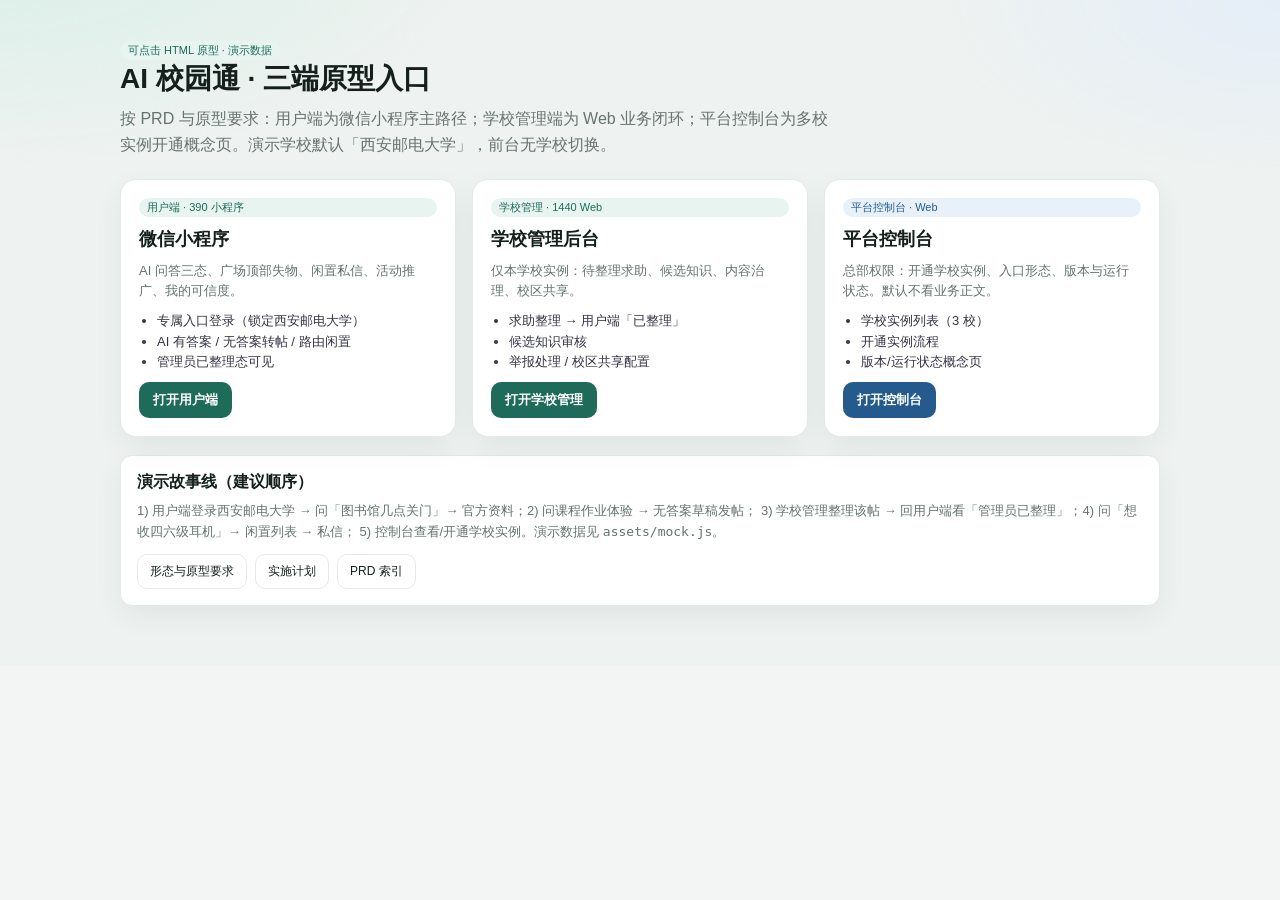
<file: index.html>
<!DOCTYPE html>
<html lang="zh-CN">
<head>
<meta charset="UTF-8" />
<meta name="viewport" content="width=device-width, initial-scale=1" />
<title>AI 校园通 · UI 原型总入口</title>
<link rel="stylesheet" href="./assets/admin.css" />
<style>
  body {
    background:
      radial-gradient(900px 420px at 0% -10%, #d8efe7 0%, transparent 55%),
      radial-gradient(700px 360px at 100% 0%, #e5eef8 0%, transparent 50%),
      #eef2f0;
  }
  .wrap { max-width: 1080px; margin: 0 auto; padding: 40px 20px 60px; }
  .hero { margin-bottom: 22px; }
  .hero h1 { margin: 0 0 8px; font-size: 28px; }
  .hero p { margin: 0; color: var(--muted); line-height: 1.6; max-width: 720px; }
  .cards { display: grid; grid-template-columns: repeat(3, minmax(0,1fr)); gap: 16px; }
  .entry {
    background: #fff; border: 1px solid var(--line); border-radius: 16px; padding: 18px;
    box-shadow: var(--shadow); display: grid; gap: 10px; min-height: 240px;
  }
  .entry h2 { margin: 0; font-size: 18px; }
  .entry p { margin: 0; color: var(--muted); font-size: 13px; line-height: 1.55; }
  .entry ul { margin: 0; padding-left: 18px; color: #334; font-size: 13px; line-height: 1.55; }
  .entry .foot { margin-top: auto; display: flex; gap: 8px; flex-wrap: wrap; }
  .note { margin-top: 18px; }
  @media (max-width: 900px) { .cards { grid-template-columns: 1fr; } }
</style>
</head>
<body>
  <div class="wrap">
    <div class="hero">
      <div class="chip">可点击 HTML 原型 · 演示数据</div>
      <h1>AI 校园通 · 三端原型入口</h1>
      <p>按 PRD 与原型要求：用户端为微信小程序主路径；学校管理端为 Web 业务闭环；平台控制台为多校实例开通概念页。演示学校默认「西安邮电大学」，前台无学校切换。</p>
    </div>
    <div class="cards">
      <section class="entry">
        <div class="chip">用户端 · 390 小程序</div>
        <h2>微信小程序</h2>
        <p>AI 问答三态、广场顶部失物、闲置私信、活动推广、我的可信度。</p>
        <ul>
          <li>专属入口登录（锁定西安邮电大学）</li>
          <li>AI 有答案 / 无答案转帖 / 路由闲置</li>
          <li>管理员已整理态可见</li>
        </ul>
        <div class="foot">
          <a class="btn" href="./mini/app.html">打开用户端</a>
        </div>
      </section>
      <section class="entry">
        <div class="chip">学校管理 · 1440 Web</div>
        <h2>学校管理后台</h2>
        <p>仅本学校实例：待整理求助、候选知识、内容治理、校区共享。</p>
        <ul>
          <li>求助整理 → 用户端「已整理」</li>
          <li>候选知识审核</li>
          <li>举报处理 / 校区共享配置</li>
        </ul>
        <div class="foot">
          <a class="btn" href="./school-admin/app.html">打开学校管理</a>
        </div>
      </section>
      <section class="entry">
        <div class="chip blue">平台控制台 · Web</div>
        <h2>平台控制台</h2>
        <p>总部权限：开通学校实例、入口形态、版本与运行状态。默认不看业务正文。</p>
        <ul>
          <li>学校实例列表（3 校）</li>
          <li>开通实例流程</li>
          <li>版本/运行状态概念页</li>
        </ul>
        <div class="foot">
          <a class="btn blue" href="./platform-console/app.html">打开控制台</a>
        </div>
      </section>
    </div>
    <div class="card pad note">
      <b>演示故事线（建议顺序）</b>
      <div class="muted" style="margin-top:8px;line-height:1.6;font-size:13px">
        1) 用户端登录西安邮电大学 → 问「图书馆几点关门」→ 官方资料；2) 问课程作业体验 → 无答案草稿发帖；
        3) 学校管理整理该帖 → 回用户端看「管理员已整理」；4) 问「想收四六级耳机」→ 闲置列表 → 私信；
        5) 控制台查看/开通学校实例。演示数据见 <code>assets/mock.js</code>。
      </div>
      <div class="links" style="margin-top:12px">
        <a href="./10-客户端与管理端形态及UI原型要求.md">形态与原型要求</a>
        <a href="./2026-07-24-ui-prototype.md">实施计划</a>
        <a href="../docs/prd/README.md">PRD 索引</a>
      </div>
    </div>
  </div>
</body>
</html>
</file>
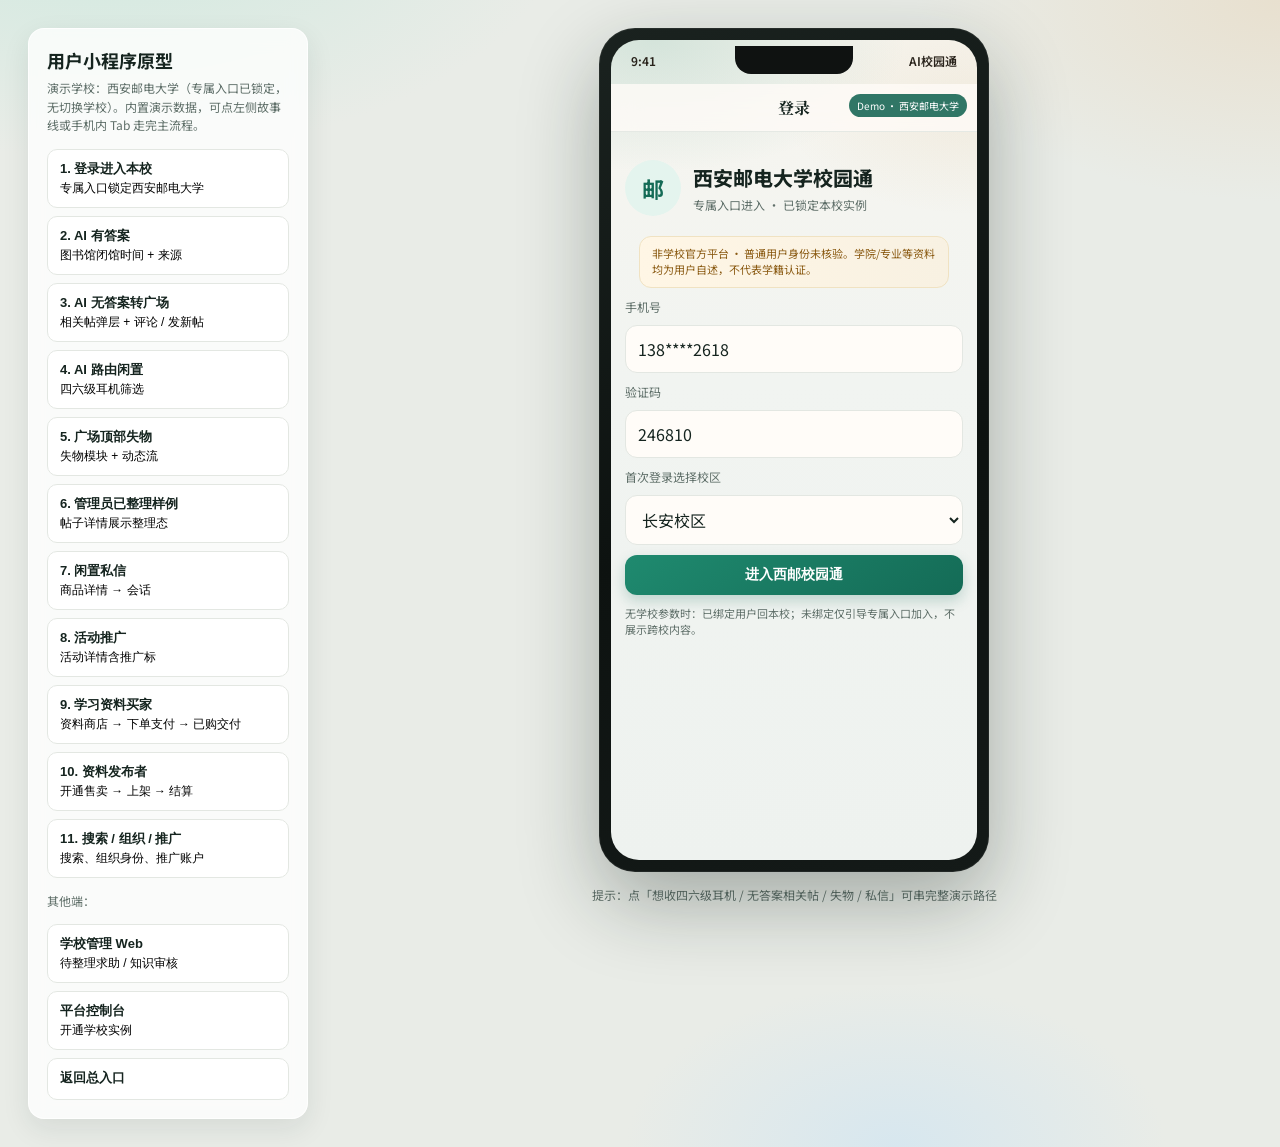
<file: mini/app.html>
<!DOCTYPE html>
<html lang="zh-CN">
<head>
<meta charset="UTF-8" />
<meta name="viewport" content="width=device-width, initial-scale=1, maximum-scale=1, user-scalable=no" />
<title>AI 校园通 · 小程序原型</title>
<link rel="preconnect" href="https://fonts.googleapis.com" />
<link rel="preconnect" href="https://fonts.gstatic.com" crossorigin />
<link href="https://fonts.googleapis.com/css2?family=Noto+Sans+SC:wght@400;500;600;700&family=Noto+Serif+SC:wght@600;700&display=swap" rel="stylesheet" />
<script src="../assets/mock.js"></script>
<style>
  :root {
    --theme: #146B56;
    --theme-2: #1F8A6F;
    --theme-deep: #0B3D32;
    --soft: #E4F4EE;
    --soft-2: #F3EFE6;
    --bg: #F3F1EB;
    --card: #FFFcf8;
    --text: #15241F;
    --muted: #5F6F69;
    --line: #E3E7E2;
    --danger: #C24B3D;
    --warn: #C4841D;
    --ink-warm: #2A241C;
    --shadow: 0 10px 28px rgba(20, 48, 40, 0.09);
    --shadow-soft: 0 4px 14px rgba(20, 48, 40, 0.06);
    --phone-w: 390px;
    --phone-h: 844px;
    --font: "Noto Sans SC", -apple-system, BlinkMacSystemFont, "PingFang SC", "Hiragino Sans GB", "Microsoft YaHei", sans-serif;
    --display: "Noto Serif SC", "Songti SC", "Noto Serif CJK SC", serif;
  }
  * { box-sizing: border-box; }
  body {
    margin: 0;
    min-height: 100vh;
    font-family: var(--font);
    color: var(--text);
    background:
      radial-gradient(900px 480px at 8% -8%, #cfe9df 0%, transparent 52%),
      radial-gradient(760px 420px at 100% 0%, #e8e0cf 0%, transparent 48%),
      radial-gradient(600px 360px at 70% 100%, #d7e7ef 0%, transparent 45%),
      #e9ece7;
  }
  .stage {
    min-height: 100vh;
    display: grid;
    grid-template-columns: 280px 1fr;
    gap: 28px;
    padding: 28px;
  }
  .side {
    position: sticky;
    top: 28px;
    align-self: start;
    background: rgba(255,255,255,.78);
    backdrop-filter: blur(10px);
    border: 1px solid rgba(255,255,255,.8);
    border-radius: 16px;
    padding: 18px;
    box-shadow: var(--shadow);
  }
  .side h1 { font-size: 18px; margin: 0 0 6px; }
  .side p { margin: 0 0 14px; color: var(--muted); font-size: 12px; line-height: 1.55; }
  .flow-list { display: grid; gap: 8px; }
  .flow-btn {
    text-align: left; border: 1px solid var(--line); background: #fff; border-radius: 10px;
    padding: 10px 12px; cursor: pointer; font-size: 12px; line-height: 1.4;
  }
  .flow-btn:hover { border-color: var(--theme); color: var(--theme); }
  .flow-btn b { display: block; font-size: 13px; margin-bottom: 2px; color: var(--text); }
  .main { display: flex; flex-direction: column; align-items: center; gap: 14px; }
  .phone {
    width: var(--phone-w); height: var(--phone-h);
    background: linear-gradient(160deg, #1a221f, #0d1210 55%, #141a18);
    border-radius: 36px; padding: 12px;
    box-shadow: 0 30px 80px rgba(16, 30, 26, 0.32), 0 0 0 1px rgba(255,255,255,.06) inset;
    position: relative;
  }
  .phone-notch {
    position: absolute; top: 18px; left: 50%; transform: translateX(-50%);
    width: 118px; height: 28px; background: #0f1211; border-radius: 0 0 16px 16px; z-index: 5;
  }
  .screen {
    height: 100%; border-radius: 28px; overflow: hidden;
    display: flex; flex-direction: column; position: relative;
    background:
      radial-gradient(420px 220px at 12% 0%, rgba(31,138,111,.16), transparent 60%),
      radial-gradient(360px 200px at 100% 8%, rgba(196,148,70,.10), transparent 55%),
      linear-gradient(180deg, #F7F5EF 0%, #F1F4F1 42%, #EEF2EF 100%);
  }
  .screen::before {
    content: ""; position: absolute; inset: 0; pointer-events: none; opacity: .35;
    background-image: radial-gradient(rgba(20,50,40,.045) 0.7px, transparent 0.7px);
    background-size: 12px 12px; z-index: 0;
  }
  .screen > * { position: relative; z-index: 1; }
  .status {
    height: 44px; padding: 12px 20px 0; display: flex; justify-content: space-between;
    font-size: 12px; font-weight: 600; color: var(--ink-warm); flex-shrink: 0;
  }
  .nav {
    height: 48px; display: flex; align-items: center; justify-content: center;
    position: relative; padding: 0 12px;
    background: rgba(255,252,248,.78); backdrop-filter: blur(14px);
    border-bottom: 1px solid rgba(227,231,226,.9); flex-shrink: 0;
  }
  .nav .back, .nav .right {
    position: absolute; top: 50%; transform: translateY(-50%);
    border: 0; background: transparent; color: var(--theme); font-size: 14px; cursor: pointer;
  }
  .nav .back { left: 12px; }
  .nav .right { right: 12px; }
  .nav .title { font-size: 16px; font-weight: 700; font-family: var(--display); letter-spacing: 0; }
  .content { flex: 1; overflow: auto; padding-bottom: 8px; }
  .tabbar {
    height: 64px; background: rgba(255,252,248,.92); border-top: 1px solid rgba(227,231,226,.95);
    display: grid; grid-template-columns: repeat(5, 1fr); flex-shrink: 0;
    backdrop-filter: blur(14px); box-shadow: 0 -8px 24px rgba(18,40,32,.04);
  }
  .tab {
    border: 0; background: transparent; display: flex; flex-direction: column;
    align-items: center; justify-content: center; gap: 3px; color: var(--muted);
    font-size: 10px; cursor: pointer;
  }
  .tab .ico { font-size: 18px; line-height: 1; }
  .tab.active { color: var(--theme); font-weight: 700; }
  .tab.active .ico { transform: translateY(-1px); }
  .tab.publish .ico {
    width: 38px; height: 38px; border-radius: 50%; color: #fff;
    background: linear-gradient(145deg, #1F8A6F, #0F5C4A);
    box-shadow: 0 8px 16px rgba(15,92,74,.28);
    display: grid; place-items: center; font-size: 22px; margin-bottom: -2px;
  }
  .banner {
    margin: 10px 14px 0; padding: 9px 12px; border-radius: 12px;
    background: linear-gradient(90deg, #FFF6E5, #F8F1E2); color: #8A5A12;
    font-size: 11px; line-height: 1.45; border: 1px solid #F0E2C2;
  }
  .card {
    background: var(--card); border-radius: 14px; border: 1px solid rgba(227,231,226,.95);
    box-shadow: var(--shadow-soft);
  }
  .chip {
    display: inline-flex; align-items: center; gap: 4px; padding: 3px 9px;
    border-radius: 999px; font-size: 11px; font-weight: 600;
    background: var(--soft); color: var(--theme);
  }
  .chip.gray { background: #EEF1F0; color: #566; }
  .chip.orange { background: #FFF1E6; color: #B8621B; }
  .chip.red { background: #FDECEA; color: var(--danger); }
  .chip.ok { background: #E8F7EE; color: #1F7A4C; }
  .btn {
    border: 0; border-radius: 12px; padding: 11px 14px; font-size: 14px; font-weight: 650;
    cursor: pointer; color: #fff;
    background: linear-gradient(145deg, #1F8A6F 0%, #146B56 100%);
    box-shadow: 0 6px 14px rgba(20,107,86,.22);
  }
  .btn:active { transform: translateY(1px); }
  .btn.ghost {
    background: rgba(255,252,248,.9); color: var(--theme);
    border: 1px solid #C5E2D7; box-shadow: none;
  }
  .btn.block { width: 100%; }
  .btn.sm { padding: 7px 10px; font-size: 12px; border-radius: 9px; }
  .muted { color: var(--muted); }
  .row { display: flex; align-items: center; gap: 8px; }
  .space { justify-content: space-between; }
  .grow { flex: 1; }
  .stack { display: grid; gap: 10px; }
  .pad { padding: 14px; }
  .section-title { font-size: 14px; font-weight: 700; margin: 0; }
  .input, textarea, select {
    width: 100%; border: 1px solid var(--line); border-radius: 12px; padding: 11px 12px;
    font: inherit; background: #FFFcf8; color: var(--text);
  }
  .input:focus, textarea:focus, select:focus {
    outline: none; border-color: #9FCBBA; box-shadow: 0 0 0 3px rgba(31,138,111,.12);
  }
  textarea { min-height: 110px; resize: vertical; }
  .avatar {
    width: 36px; height: 36px; border-radius: 50%; background: var(--soft); color: var(--theme);
    display: grid; place-items: center; font-weight: 700; flex-shrink: 0;
  }
  .avatar.lg { width: 56px; height: 56px; font-size: 22px; }
  .list-item { padding: 12px 0; border-bottom: 1px solid var(--line); }
  .list-item:last-child { border-bottom: 0; }
  .toast {
    position: absolute; left: 50%; bottom: 84px; transform: translateX(-50%);
    background: rgba(20,28,26,.92); color: #fff; padding: 8px 12px; border-radius: 999px;
    font-size: 12px; opacity: 0; pointer-events: none; transition: .2s ease; z-index: 20;
    white-space: nowrap;
  }
  .toast.show { opacity: 1; }
  .sheet {
    position: absolute; inset: 0; background: rgba(0,0,0,.35); display: none; z-index: 15;
    align-items: flex-end;
  }
  .sheet.show { display: flex; }
  .sheet-panel {
    width: 100%; background: #fff; border-radius: 18px 18px 0 0; padding: 14px 14px 28px;
  }
  .sheet-item {
    padding: 14px; border-bottom: 1px solid var(--line); cursor: pointer; font-size: 14px;
  }
  .sheet-panel.related {
    max-height: 78%;
    display: flex;
    flex-direction: column;
    padding: 0 0 18px;
    background: #FFFcf8;
  }
  .related-head {
    display: flex; align-items: center; justify-content: space-between; gap: 10px;
    padding: 14px 14px 10px; border-bottom: 1px solid var(--line);
  }
  .related-head b { font-size: 14px; }
  .related-body { overflow: auto; padding: 12px 14px 8px; flex: 1; }
  .related-actions {
    display: grid; grid-template-columns: 1fr 1fr; gap: 8px;
    padding: 10px 14px 0; border-top: 1px solid var(--line);
  }
  .related-comment-box {
    display: flex; gap: 8px; align-items: center; margin-top: 10px;
  }
  .related-mini {
    margin-top: 10px; padding: 10px; border-radius: 12px;
    background: #fff; border: 1px solid #D7E7E0; cursor: pointer;
  }
  .related-mini:active { background: #F4FAF7; }
  .home-ai {
    margin: 12px 14px; padding: 14px; border-radius: 16px; color: #fff;
    background: linear-gradient(145deg, #1F6B5A 0%, #2F8F78 55%, #3FA48A 100%);
  }
  .home-ai h2 { margin: 0; font-size: 16px; font-weight: 700; }
  .home-ai .box {
    margin-top: 10px; background: rgba(255,255,255,.96); border-radius: 14px; padding: 10px;
    display: flex; gap: 8px; align-items: center;
  }
  .home-ai input {
    border: 0; outline: 0; flex: 1; font-size: 14px; color: var(--text); background: transparent;
  }
  .quick { display: flex; gap: 8px; overflow: auto; padding: 4px 14px 10px; }
  .quick button {
    flex: 0 0 auto; border: 1px solid #D5E6DF; background: rgba(255,252,248,.95);
    border-radius: 999px; padding: 8px 12px; font-size: 12px; cursor: pointer;
    color: #23463C; box-shadow: 0 2px 8px rgba(20,48,40,.04);
  }
  .quick button:active { background: var(--soft); }
  .grid2 { display: grid; grid-template-columns: 1fr 1fr; gap: 10px; padding: 0 14px; }
  .entry {
    padding: 14px; border-radius: 14px; background: #fff; border: 1px solid var(--line); cursor: pointer;
  }
  .entry b { display: block; margin-bottom: 4px; }
  .notice, .act-panel {
    margin: 10px 14px 0; border-radius: 16px; position: relative; overflow: hidden;
    background:
      radial-gradient(180px 80px at 100% 0%, rgba(255,210,120,.35), transparent 60%),
      linear-gradient(135deg, #FFF9EF 0%, #F7F0DF 55%, #EEF7F2 100%);
    border: 1px solid rgba(226, 196, 120, .55);
    box-shadow: 0 10px 24px rgba(120, 80, 20, .08), 0 0 0 1px rgba(255,255,255,.55) inset;
  }
  .act-panel { padding: 0; }
  .act-head {
    display: flex; gap: 10px; align-items: center; padding: 10px 10px 10px 12px;
  }
  .act-ico {
    width: 34px; height: 34px; border-radius: 12px; flex-shrink: 0;
    background: linear-gradient(145deg, #F6D58A, #E4B24A); color: #5C3D0C;
    display: grid; place-items: center; font-size: 12px; font-weight: 800;
    box-shadow: 0 6px 14px rgba(196,148,40,.28);
  }
  .act-main { flex: 1; min-width: 0; cursor: pointer; }
  .act-kicker {
    display: flex; align-items: center; gap: 6px; font-size: 10px; color: #8A6520; font-weight: 700;
  }
  .act-live {
    width: 6px; height: 6px; border-radius: 50%; background: #E07A20;
    box-shadow: 0 0 0 0 rgba(224,122,32,.55);
    animation: pulse 1.6s infinite;
  }
  @keyframes pulse {
    0% { box-shadow: 0 0 0 0 rgba(224,122,32,.45); }
    70% { box-shadow: 0 0 0 8px rgba(224,122,32,0); }
    100% { box-shadow: 0 0 0 0 rgba(224,122,32,0); }
  }
  .act-title {
    margin-top: 3px; font-size: 13px; font-weight: 700; line-height: 1.35;
    white-space: nowrap; overflow: hidden; text-overflow: ellipsis;
  }
  .act-sub { margin-top: 2px; font-size: 11px; color: var(--muted);
    white-space: nowrap; overflow: hidden; text-overflow: ellipsis; }
  .act-actions { display: flex; align-items: center; gap: 2px; flex-shrink: 0; }
  .act-btn, .act-close {
    border: 0; background: transparent; color: #7A6842; cursor: pointer;
    width: 28px; height: 28px; border-radius: 8px; font-size: 14px; line-height: 1;
  }
  .act-btn:hover, .act-close:hover { background: rgba(255,255,255,.7); color: var(--text); }
  .act-dots { display: flex; gap: 4px; margin-top: 6px; }
  .act-dots i {
    width: 5px; height: 5px; border-radius: 999px; background: rgba(140,110,40,.25); display: block;
    transition: .25s ease;
  }
  .act-dots i.on { width: 14px; background: linear-gradient(90deg, #E0A020, #C47A18); }
  .act-body {
    display: none; padding: 0 12px 12px; border-top: 1px dashed rgba(196,160,80,.35);
    animation: actIn .28s ease;
  }
  .act-panel.open .act-body { display: block; }
  .act-panel.open .act-btn { transform: rotate(180deg); }
  @keyframes actIn { from { opacity: 0; transform: translateY(-4px);} to { opacity: 1; transform: none; } }
  .act-slide {
    margin-top: 10px; padding: 12px; border-radius: 14px;
    background: rgba(255,252,248,.88); border: 1px solid rgba(226,200,130,.35);
  }
  .act-slide .row { margin-bottom: 6px; }
  .act-meta { font-size: 12px; color: var(--muted); line-height: 1.55; }
  .act-list { margin-top: 10px; display: grid; gap: 6px; }
  .act-item {
    display: flex; justify-content: space-between; gap: 8px; align-items: center;
    padding: 8px 10px; border-radius: 10px; background: #F7F3E8; cursor: pointer;
    font-size: 12px;
  }
  .act-item:hover { background: #F0EBDC; }
  .act-item.active { outline: 1px solid rgba(196,148,40,.45); background: #FFF8E8; }
  .home-slogan {
    margin: 10px 14px 0; padding: 16px 14px 16px; border-radius: 20px; color: #fff; position: relative; overflow: hidden;
    background:
      radial-gradient(220px 120px at 88% -10%, rgba(255,220,140,.42), transparent 60%),
      radial-gradient(180px 100px at 0% 100%, rgba(80,200,170,.28), transparent 55%),
      linear-gradient(125deg, #08382E 0%, #0F5A48 36%, #1B8A6E 72%, #3AA88A 100%);
    background-size: 140% 140%;
    animation: aurora 8s ease-in-out infinite alternate;
    box-shadow: 0 16px 36px rgba(8,56,46,.28), 0 0 0 1px rgba(255,255,255,.08) inset;
  }
  @keyframes aurora {
    0% { background-position: 0% 40%; }
    100% { background-position: 100% 60%; }
  }
  .home-slogan::before {
    content: ""; position: absolute; inset: -40% -20%;
    background: linear-gradient(100deg, transparent 30%, rgba(255,255,255,.18) 48%, transparent 66%);
    transform: translateX(-60%);
    animation: shine 4.8s ease-in-out infinite;
  }
  @keyframes shine {
    0%, 55% { transform: translateX(-70%) rotate(8deg); }
    100% { transform: translateX(120%) rotate(8deg); }
  }
  .home-slogan::after {
    content: ""; position: absolute; right: -20px; bottom: -28px; width: 130px; height: 130px; border-radius: 50%;
    background: radial-gradient(circle at 30% 30%, rgba(255,255,255,.2), rgba(255,255,255,0) 70%);
  }
  .home-slogan .s-kicker { font-size: 11px; opacity: .92; font-weight: 600; position: relative; z-index: 1; }
  .home-slogan .s-line {
    margin-top: 7px; font-size: 24px; font-weight: 700; letter-spacing: 0;
    font-family: var(--display); line-height: 1.22; position: relative; z-index: 1;
    text-shadow: 0 8px 24px rgba(0,0,0,.18);
  }
  .home-slogan .s-sub {
    margin-top: 8px; font-size: 11px; opacity: .9; position: relative; z-index: 1;
  }
  .home-slogan .s-glow {
    position: absolute; left: 18px; bottom: 12px; width: 58px; height: 4px; border-radius: 999px;
    background: linear-gradient(90deg, rgba(255,220,140,.95), rgba(255,255,255,.15));
    z-index: 1;
  }
  .home-chat { padding: 8px 0 12px; min-height: 220px; max-height: calc(100% - 250px); overflow: auto; }
  .home-empty {
    margin: 22px 24px 8px; text-align: center; color: var(--muted); font-size: 12px; line-height: 1.7;
  }
  .home-empty b {
    display: block; margin-bottom: 4px; color: var(--theme-deep);
    font-family: var(--display); font-size: 16px; font-weight: 700;
  }
  .home-composer {
    position: sticky; bottom: 0;
    background: rgba(255,252,248,.92); backdrop-filter: blur(12px);
    border-top: 1px solid rgba(227,231,226,.95); padding: 10px 12px 12px;
    display: flex; gap: 8px; align-items: center;
  }
  .home-composer .input {
    background: #fff; border-color: #D7E3DD; box-shadow: inset 0 1px 0 rgba(255,255,255,.8);
  }
  .msg-user, .msg-ai { max-width: 86%; padding: 11px 13px; border-radius: 16px; font-size: 13.5px; line-height: 1.6; animation: msgIn .28s ease; }
  @keyframes msgIn { from { opacity: 0; transform: translateY(6px) scale(.98);} to { opacity: 1; transform: none; } }
  .msg-user {
    margin: 10px 14px 10px auto; color: #fff; border-bottom-right-radius: 5px;
    background: linear-gradient(145deg, #1F8A6F, #125E4B);
    box-shadow: 0 8px 18px rgba(18,94,75,.18);
  }
  .msg-ai {
    margin: 10px 14px; background: rgba(255,252,248,.96);
    border: 1px solid rgba(227,231,226,.95); border-bottom-left-radius: 5px;
    box-shadow: var(--shadow-soft);
  }
  .source {
    margin-top: 8px; padding: 9px 10px; border-radius: 11px;
    background: linear-gradient(180deg, #F4FAF7, #F0F5F2); font-size: 11px;
    border: 1px solid #E0EBE6;
  }
  .post {
    margin: 0 14px 10px; padding: 12px; background: #fff; border-radius: 14px; border: 1px solid var(--line);
    cursor: pointer;
  }
  .goods {
    display: grid; grid-template-columns: 64px 1fr auto; gap: 10px; align-items: center;
    padding: 12px; background: #fff; border-radius: 14px; border: 1px solid var(--line); cursor: pointer;
  }
  .goods .thumb {
    width: 64px; height: 64px; border-radius: 12px; background: var(--soft);
    display: grid; place-items: center; font-size: 28px;
  }
  .price { color: var(--danger); font-weight: 700; }
  .hint { font-size: 11px; color: var(--muted); padding: 0 14px; }
  .demo-tag {
    position: absolute; top: 54px; right: 10px; z-index: 6;
    background: rgba(31,107,90,.92); color: #fff; font-size: 10px; padding: 4px 8px; border-radius: 999px;
  }
  @media (max-width: 960px) {
    .stage { grid-template-columns: 1fr; }
    .side { position: relative; top: 0; }
  }
</style>
</head>
<body>
<div class="stage">
  <aside class="side">
    <h1>用户小程序原型</h1>
    <p>演示学校：西安邮电大学（专属入口已锁定，无切换学校）。内置演示数据，可点左侧故事线或手机内 Tab 走完主流程。</p>
    <div class="flow-list" id="flowList"></div>
    <p style="margin-top:14px">其他端：</p>
    <div class="flow-list">
      <button class="flow-btn" onclick="location.href='../school-admin/app.html'"><b>学校管理 Web</b>待整理求助 / 知识审核</button>
      <button class="flow-btn" onclick="location.href='../platform-console/app.html'"><b>平台控制台</b>开通学校实例</button>
      <button class="flow-btn" onclick="location.href='../index.html'"><b>返回总入口</b></button>
    </div>
  </aside>
  <div class="main">
    <div class="phone">
      <div class="phone-notch"></div>
      <div class="screen" id="screen">
        <div class="demo-tag">Demo · 西安邮电大学</div>
        <div class="status"><span>9:41</span><span>AI校园通</span></div>
        <div class="nav" id="nav"></div>
        <div class="content" id="content"></div>
        <div class="tabbar" id="tabbar"></div>
        <div class="toast" id="toast"></div>
        <div class="sheet" id="sheet"></div>
      </div>
    </div>
    <div class="muted" style="font-size:12px">提示：点「想收四六级耳机 / 无答案相关帖 / 失物 / 私信」可串完整演示路径</div>
  </div>
</div>
<script>
const M = window.CAMPUS_MOCK;
const state = {
  screen: 'login',
  tab: 'home',
  stack: [],
  aiInput: '',
  aiMessages: [],
  postDraft: '',
  relatedPostId: '',
  autoOpenRelated: false,
  marketKeyword: '',
  marketCampus: '长安校区',
  currentPostId: 'p1',
  currentGoodsId: 'g1',
  currentDigitalId: 'd1',
  currentOrderId: '',
  sellerTab: 'goods',
  digitalFilter: '',
  digitalBuyerTab: 'shop',
  digitalSort: 'new',
  marketSort: 'new',
  marketCategory: '全部',
  payOrderId: '',
  searchQ: '',
  campusPicked: false,
  promoClosed: false,
  squareSort: 'new',
  currentActivityId: 'a1',
  currentChatId: 'c1',
  lostDraft: { kind: '丢失', title: '', place: '', desc: '' },
  msgTab: 'chat',
  hideActivityNotice: false,
  activityExpanded: false,
  activityIndex: 0
};

const flows = [
  { title: '1. 登录进入本校', desc: '专属入口锁定西安邮电大学', run: () => go('login', true) },
  { title: '2. AI 有答案', desc: '图书馆闭馆时间 + 来源', run: () => { go('home', true); setTimeout(() => askAI(M.aiScenarios.library.q), 200); } },
  { title: '3. AI 无答案转广场', desc: '相关帖弹层 + 评论 / 发新帖', run: () => { go('home', true); setTimeout(() => askAI(M.aiScenarios.unknown.q), 200); } },
  { title: '4. AI 路由闲置', desc: '四六级耳机筛选', run: () => { go('home', true); setTimeout(() => askAI(M.aiScenarios.headphone.q), 200); } },
  { title: '5. 广场顶部失物', desc: '失物模块 + 动态流', run: () => go('square', true) },
  { title: '6. 管理员已整理样例', desc: '帖子详情展示整理态', run: () => openPost('p3') },
  { title: '7. 闲置私信', desc: '商品详情 → 会话', run: () => openGoods('g1') },
  { title: '8. 活动推广', desc: '活动详情含推广标', run: () => openActivity('a1') },
  { title: '9. 学习资料买家', desc: '资料商店 → 下单支付 → 已购交付', run: () => { state.digitalBuyerTab='shop'; go('digital', true); } },
  { title: '10. 资料发布者', desc: '开通售卖 → 上架 → 结算', run: () => go('seller-apply', true) },
  { title: '11. 搜索 / 组织 / 推广', desc: '搜索、组织身份、推广账户', run: () => go('search', true) },
];

function $(id){ return document.getElementById(id); }
function toast(t){
  const el = $('toast'); el.textContent = t; el.classList.add('show');
  clearTimeout(window.__tt); window.__tt = setTimeout(() => el.classList.remove('show'), 1600);
}
function showTabbar(){
  return ['home','square','messages','me','market','activities','lost'].includes(state.screen);
}
function go(screen, reset=false){
  if (!reset && state.screen !== screen) state.stack.push(state.screen);
  if (reset) state.stack = [];
  state.screen = screen;
  if (['home','square','messages','me'].includes(screen)) state.tab = screen;
  render();
}
function back(){
  const prev = state.stack.pop();
  state.screen = prev || 'home';
  render();
}
function renderFlows(){
  $('flowList').innerHTML = flows.map((f,i)=>`<button class="flow-btn" data-i="${i}"><b>${f.title}</b>${f.desc}</button>`).join('');
  $('flowList').onclick = (e) => {
    const btn = e.target.closest('[data-i]');
    if (!btn) return;
    flows[+btn.dataset.i].run();
  };
}
function renderTabbar(){
  const tabs = [
    { id:'home', ico:'⌂', label:'首页' },
    { id:'square', ico:'◈', label:'广场' },
    { id:'publish', ico:'+', label:'发布', publish:true },
    { id:'messages', ico:'✎', label:'消息' },
    { id:'me', ico:'☺', label:'我的' },
  ];
  const el = $('tabbar');
  if (!showTabbar() && state.screen !== 'publishSheet') { el.style.display = 'none'; return; }
  el.style.display = 'grid';
  el.innerHTML = tabs.map(t => `
    <button class="tab ${t.publish?'publish':''} ${state.tab===t.id?'active':''}" data-tab="${t.id}">
      <div class="ico">${t.ico}</div>${t.label}
    </button>`).join('');
  el.onclick = (e) => {
    const b = e.target.closest('[data-tab]');
    if (!b) return;
    const id = b.dataset.tab;
    if (id === 'publish') { openPublishSheet(); return; }
    go(id, true);
  };
}
function openPublishSheet(){
  const sheet = $('sheet');
  sheet.classList.add('show');
  sheet.innerHTML = `<div class="sheet-panel">
    <div style="text-align:center;font-weight:700;margin-bottom:8px">发布</div>
    <div class="sheet-item" data-go="compose">发广场动态</div>
    <div class="sheet-item" data-go="lost-publish">发布失物招领</div>
    <div class="sheet-item" data-go="used-publish">发布个人闲置</div>
    <div class="sheet-item" data-go="digital-publish">发布学习资料（需开通售卖）</div>
    <div class="sheet-item" data-go="activity-publish">发布活动（需组织身份）</div>
    <div class="sheet-item" data-go="search">搜索校园内容</div>
    <div class="sheet-item" style="border:0;color:#888;text-align:center" data-close>取消</div>
  </div>`;
  sheet.onclick = (e) => {
    if (e.target.dataset.close !== undefined || e.target === sheet) { sheet.classList.remove('show'); return; }
    const item = e.target.closest('[data-go]');
    if (!item) return;
    sheet.classList.remove('show');
    const g = item.dataset.go;
    if (g === 'compose') { state.postDraft=''; go('compose'); }
    else if (g === 'lost-publish') go('lost-publish');
    else if (g === 'used-publish') go('used-publish');
    else if (g === 'market') go('market');
    else if (g === 'digital-publish') go('digital-publish');
    else if (g === 'activity-publish') go('activity-publish');
    else if (g === 'search') go('search');
    else go('activities');
  };
}
function closeSheet(){
  const sheet = $('sheet');
  if (!sheet) return;
  sheet.classList.remove('show');
  sheet.innerHTML = '';
  sheet.onclick = null;
}
function getRelatedPosts(sc){
  if (!sc) return [];
  if (Array.isArray(sc.relatedPostIds) && sc.relatedPostIds.length) {
    return sc.relatedPostIds.map(id => M.posts.find(p => p.id === id)).filter(Boolean);
  }
  const q = (sc.q || state.aiInput || '').toLowerCase();
  const keys = [];
  if (/作业|老师|课程|数据结构|难不难|多不多/.test(q)) keys.push('数据结构', '作业', '老师', '课程');
  if (!keys.length) return [];
  return M.posts.filter(p => keys.some(k => p.content.includes(k)));
}
function openRelatedPostSheet(postId, opts={}){
  const p = M.posts.find(x => x.id === postId) || M.posts[0];
  if (!p) return;
  state.relatedPostId = p.id;
  if (!M.postComments[p.id]) M.postComments[p.id] = [];
  const comments = M.postComments[p.id];
  const sheet = $('sheet');
  sheet.classList.add('show');
  const fromAI = p.fromAI ? '<span class="chip">AI求助</span>' : '';
  const resolved = p.resolved ? '<span class="chip gray">已整理</span>' : '';
  const resolvedBlock = p.resolved
    ? ('<div class="card pad" style="margin-top:10px;background:var(--soft)"><span class="chip">管理员已整理</span><div style="margin-top:8px;font-size:12px">' + (p.adminNote || '') + '</div></div>')
    : '<div class="banner" style="margin:10px 0 0">以下为公开评论，可直接参考或继续追问同学。</div>';
  const commentHtml = comments.length
    ? comments.map(c => '<div class="list-item"><b>' + c.user + '</b><div style="margin-top:4px;font-size:13px">' + c.text + '</div><div class="muted" style="font-size:11px;margin-top:4px">' + c.time + '</div></div>').join('')
    : '<div class="muted" style="font-size:12px">暂无评论，来做第一条回复吧</div>';
  sheet.innerHTML = [
    '<div class="sheet-panel related" id="relatedPanel">',
      '<div class="related-head">',
        '<div><div class="chip">广场已有相关讨论</div><b style="display:block;margin-top:6px">参考同学真实回复</b></div>',
        '<button class="btn ghost sm" data-close>关闭</button>',
      '</div>',
      '<div class="related-body">',
        '<div class="row space">',
          '<div class="row">',
            '<div class="avatar" style="width:32px;height:32px;font-size:12px">' + p.author[0] + '</div>',
            '<div><b style="font-size:13px">' + p.author + '</b><div class="muted" style="font-size:11px">' + p.time + ' · ' + p.campus + '</div></div>',
          '</div>',
          '<div class="row" style="gap:4px">' + fromAI + resolved + '</div>',
        '</div>',
        '<div style="margin-top:10px;font-size:14px;line-height:1.6">' + p.content + '</div>',
        '<div class="muted" style="margin-top:8px;font-size:12px">♥ ' + p.likes + ' · 评论 ' + comments.length + '</div>',
        resolvedBlock,
        '<h3 class="section-title" style="margin-top:14px">评论区 ' + comments.length + '</h3>',
        '<div class="card pad" style="margin-top:8px">' + commentHtml + '</div>',
        '<div class="related-comment-box">',
          '<input class="input" id="relatedComment" placeholder="写一条评论…" />',
          '<button class="btn sm" id="sendRelatedComment">发送</button>',
        '</div>',
      '</div>',
      '<div class="related-actions">',
        '<button class="btn ghost" id="relatedOpenFull">完整详情</button>',
        '<button class="btn" id="relatedNewPost">发布新帖</button>',
      '</div>',
    '</div>'
  ].join('');
  const panel = $('relatedPanel');
  if (panel) panel.onclick = (e) => e.stopPropagation();
  sheet.onclick = (e) => {
    if (e.target.dataset.close !== undefined || e.target === sheet) closeSheet();
  };
  const send = $('sendRelatedComment');
  if (send) send.onclick = () => {
    const box = $('relatedComment');
    const v = ((box && box.value) || '').trim();
    if (!v) { toast('先写点内容再发送'); return; }
    M.postComments[p.id].unshift({ user: M.me.name, text: v, time: '刚刚' });
    p.comments = (p.comments || 0) + 1;
    toast('评论已发布');
    openRelatedPostSheet(p.id, opts);
  };
  const full = $('relatedOpenFull');
  if (full) full.onclick = () => { closeSheet(); openPost(p.id); };
  const neu = $('relatedNewPost');
  if (neu) neu.onclick = () => {
    closeSheet();
    state.postDraft = opts.draft || state.postDraft || M.aiScenarios.unknown.draft;
    go('ai-to-post');
  };
}
function maybeAutoOpenRelated(){
  if (!state.autoOpenRelated) return;
  state.autoOpenRelated = false;
  const sc = (state.aiMessages || []).slice().reverse().find(m => m.role === 'ai' && m.kind === 'no_answer');
  const related = getRelatedPosts(sc || M.aiScenarios.unknown);
  if (related[0]) {
    setTimeout(() => openRelatedPostSheet(related[0].id, { draft: (sc && sc.draft) || M.aiScenarios.unknown.draft }), 280);
  }
}
function navBar(title, opts={}){
  const backBtn = opts.back ? `<button class="back" id="navBack">‹ 返回</button>` : `<span></span>`;
  const right = opts.right ? `<button class="right" id="navRight">${opts.right}</button>` : '';
  $('nav').innerHTML = `${backBtn}<div class="title">${title}</div>${right}`;
  const b = $('navBack'); if (b) b.onclick = () => back();
  const r = $('navRight'); if (r && opts.onRight) r.onclick = opts.onRight;
}

function pageLogin(){
  navBar('登录');
  $('tabbar').style.display='none';
  const camps = (M.school.campuses||[]).map(c=>`<option value="${c}" ${c===M.me.campus?'selected':''}>${c}</option>`).join('');
  $('content').innerHTML = `
    <div class="pad stack" style="padding-top:28px">
      <div class="row" style="gap:12px">
        <div class="avatar lg">${M.school.logoText}</div>
        <div>
          <div style="font-size:20px;font-weight:750">${M.school.name}校园通</div>
          <div class="muted" style="font-size:12px;margin-top:4px">专属入口进入 · 已锁定本校实例</div>
        </div>
      </div>
      <div class="banner">${M.school.disclaimer}。学院/专业等资料均为用户自述，不代表学籍认证。</div>
      <label class="muted" style="font-size:12px">手机号</label>
      <input class="input" value="138****2618" readonly />
      <label class="muted" style="font-size:12px">验证码</label>
      <input class="input" value="246810" readonly />
      <label class="muted" style="font-size:12px">首次登录选择校区</label>
      <select id="campSel">${camps}</select>
      <button class="btn block" id="doLogin">进入${M.school.shortName}校园通</button>
      <div class="muted" style="font-size:11px;line-height:1.5">无学校参数时：已绑定用户回本校；未绑定仅引导专属入口加入，不展示跨校内容。</div>
    </div>`;
  $('doLogin').onclick = () => {
    const c = $('campSel').value; M.me.campus = c; state.campusPicked = true; go('home', true);
  };
}

function pageHome(){
  navBar(M.school.name, { right:'搜索', onRight:()=>go('search') });
  clearInterval(window.__actTimer);
  const acts = M.activities || [];
  if (state.activityIndex >= acts.length) state.activityIndex = 0;
  const act = acts[state.activityIndex] || acts[0];
  const expanded = state.activityExpanded;

  const dots = acts.map((_, i) => `<i class="${i===state.activityIndex?'on':''}"></i>`).join('');
  const list = acts.map((a, i) => `
    <div class="act-item ${i===state.activityIndex?'active':''}" data-act-idx="${i}" data-act="${a.id}">
      <span>${a.promo?'【推广】':''}${a.title}</span>
      <span class="muted">${a.time}</span>
    </div>`).join('');

  const notice = (!state.hideActivityNotice && act) ? `
    <div class="act-panel ${expanded?'open':''}" id="actPanel">
      <div class="act-head">
        <div class="act-ico">活</div>
        <div class="act-main" id="actToggleMain">
          <div class="act-kicker"><span class="act-live"></span>校园活动 · 轮播中</div>
          <div class="act-title">${act.promo ? '【推广】' : ''}${act.title}</div>
          <div class="act-sub">${act.time} · ${act.place}</div>
          <div class="act-dots">${dots}</div>
        </div>
        <div class="act-actions">
          <button class="act-btn" id="actExpand" title="展开">▾</button>
          <button class="act-close" id="closeAct" aria-label="关闭">×</button>
        </div>
      </div>
      <div class="act-body">
        <div class="act-slide">
          <div class="row space">
            <b style="font-size:14px">${act.title}</b>
            ${act.promo?'<span class="chip orange">推广</span>':'<span class="chip gray">'+act.tag+'</span>'}
          </div>
          <div class="act-meta">主办 ${act.org}<br/>时间 ${act.time}<br/>地点 ${act.place}<br/>名额 ${act.seats}</div>
          <div class="row" style="margin-top:10px;gap:8px">
            <button class="btn sm" id="actOpen">查看详情</button>
            <button class="btn ghost sm" id="actAll">全部活动</button>
          </div>
        </div>
        <div class="act-list">${list}</div>
      </div>
    </div>` : '';

  const msgs = (state.aiMessages || []).map(m => {
    if (m.role==='user') return `<div class="msg-user">${m.text}</div>`;
    if (m.kind==='official') return `<div class="msg-ai">
      <span class="chip">官方资料</span>
      <div style="margin-top:8px">${m.answer}</div>
      ${m.sources.map(s=>`<div class="source"><b>${s.tag}</b> · ${s.title}<div class="muted">更新 ${s.date}</div></div>`).join('')}
      <div class="row" style="margin-top:10px;gap:8px">
        <button class="btn ghost sm" onclick="toast('已记录：有帮助')">有帮助</button>
        <button class="btn ghost sm" onclick="toast('已记录：信息过期')">信息过期</button>
      </div>
    </div>`;
    if (m.kind==='route_sell') return `<div class="msg-ai">
      <div>识别到你想<strong>${m.intent||'出售个人闲置'}</strong>。</div>
      <button class="btn" style="margin-top:10px" id="goSell">${m.routeLabel||'打开闲置发布'}</button>
    </div>`;
    if (m.kind==='route_digital') return `<div class="msg-ai">
      <div>${m.routeLabel||'已为你筛选学习资料'}</div>
      <button class="btn" style="margin-top:10px" id="goDig">打开学习资料</button>
    </div>`;
    if (m.kind==='route') return `<div class="msg-ai">
      <div>识别到你想<strong>${m.intent}</strong>。</div>
      <div class="card pad" style="margin-top:10px">
        <div class="chip">模块跳转</div>
        <div style="margin:8px 0;font-weight:650">${m.routeLabel}</div>
        <div class="muted" style="font-size:12px">关键词：${m.filters.keyword} · 校区：${m.filters.campus}</div>
        <button class="btn block" style="margin-top:10px" id="goMarket">打开个人闲置</button>
      </div>
    </div>`;
    if (m.kind==='route-act') return `<div class="msg-ai">
      <div>${m.routeLabel}</div>
      <button class="btn" style="margin-top:10px" id="goAct">查看校园活动</button>
    </div>`;
    if (m.kind==='hybrid') return `<div class="msg-ai">
      <span class="chip gray">综合指引</span>
      <div style="margin-top:8px">${m.answer}</div>
      <div class="row" style="margin-top:10px;gap:8px">
        <button class="btn ghost sm" id="goLostSearch">去失物招领</button>
        <button class="btn sm" id="goLostPub">发布丢失</button>
      </div>
    </div>`;
    const related = getRelatedPosts(m);
      const top = related[0];
      return `<div class="msg-ai">
      <span class="chip red">无法确认</span>
      <div style="margin-top:8px">${m.answer}</div>
      ${top ? `<div class="related-mini" data-related="${top.id}">
          <div class="row space">
            <span class="chip">相关帖子</span>
            <span class="muted" style="font-size:11px">♥ ${top.likes} · 评论 ${top.comments}</span>
          </div>
          <div style="margin-top:8px;font-size:13px;line-height:1.5">${top.content}</div>
          <div class="muted" style="margin-top:6px;font-size:11px">${top.author} · ${top.time}</div>
        </div>
        <div class="row" style="margin-top:10px;gap:8px">
          <button class="btn sm" id="openRelated">查看帖子与评论</button>
          <button class="btn ghost sm" id="toPost">发布新帖</button>
        </div>` : `<div class="card pad" style="margin-top:10px;background:var(--soft);border-color:#CDE6DE">
          <b>发布到校园广场</b>
          <div class="muted" style="font-size:12px;margin-top:6px">暂未找到高度相关帖子，可生成草稿发新帖</div>
          <button class="btn block" style="margin-top:10px" id="toPost">生成帖子草稿</button>
        </div>`}
    </div>`;
  }).join('');

  const empty = !state.aiMessages.length ? `
    <div class="home-empty"><b>今天想了解点什么？</b>点快捷问题，或直接输入</div>
    <div class="quick" id="quick" style="padding-bottom:8px"></div>` : '';

  $('content').innerHTML = `
    <div class="banner">${M.school.disclaimer}</div>
    ${notice}
    <div class="home-slogan">
      <div class="s-kicker">${M.school.shortName} · ${M.me.campus}</div>
      <div class="s-line">西邮的事，先问一句</div>
      <div class="s-sub">官方资料 · 校园经验 · 一问直达</div>
      <div class="s-glow"></div>
    </div>
    <div class="home-chat">
      ${empty}
      ${msgs}
    </div>
    <div class="home-composer">
      <input class="input" id="homeQ" placeholder="输入问题" />
      <button class="btn sm" id="homeAsk">发送</button>
    </div>`;

  const q = $('quick');
  if (q) {
    q.innerHTML = M.quickQuestions.map(x=>`<button data-q="${x}">${x}</button>`).join('');
    q.onclick = (e)=>{ const b=e.target.closest('[data-q]'); if(b) askAI(b.dataset.q); };
  }
  $('homeAsk').onclick = ()=> askAI($('homeQ').value || (M.quickQuestions[0]||''));
  $('homeQ').onkeydown = (e)=>{ if(e.key==='Enter') $('homeAsk').click(); };

  const closeBtn = $('closeAct');
  if (closeBtn) closeBtn.onclick = (e)=>{ e.stopPropagation(); state.hideActivityNotice = true; state.activityExpanded = false; clearInterval(window.__actTimer); render(); };
  const expandBtn = $('actExpand');
  const toggleMain = $('actToggleMain');
  const toggleExpand = (e)=>{ if(e) e.stopPropagation(); state.activityExpanded = !state.activityExpanded; render(); };
  if (expandBtn) expandBtn.onclick = toggleExpand;
  if (toggleMain) toggleMain.onclick = toggleExpand;
  const actOpen = $('actOpen'); if (actOpen) actOpen.onclick = (e)=>{ e.stopPropagation(); openActivity(act.id); };
  const actAll = $('actAll'); if (actAll) actAll.onclick = (e)=>{ e.stopPropagation(); go('activities'); };

  const gm=$('goMarket'); if(gm) gm.onclick=()=>{ state.marketKeyword='四六级耳机'; state.marketCampus=M.me.campus; go('market'); toast('已带入筛选条件'); };
  const gs=$('goSell'); if(gs) gs.onclick=()=>{ state.usedDraft={ title:'线性代数教材', category:'教材' }; go('used-publish'); };
  const gd=$('goDig'); if(gd) gd.onclick=()=>go('digital');
  const ga=$('goAct'); if(ga) ga.onclick=()=>go('activities');
  const gls=$('goLostSearch'); if(gls) gls.onclick=()=>go('lost');
  const glp=$('goLostPub'); if(glp) glp.onclick=()=>go('lost-publish');
  const tp=$('toPost'); if(tp) tp.onclick=()=>{ state.postDraft = M.aiScenarios.unknown.draft; go('ai-to-post'); };
  const or=$('openRelated'); if(or) or.onclick=()=>{
    const sc = (state.aiMessages||[]).slice().reverse().find(m=>m.role==='ai' && m.kind==='no_answer') || M.aiScenarios.unknown;
    const related = getRelatedPosts(sc);
    if (related[0]) openRelatedPostSheet(related[0].id, { draft: sc.draft || M.aiScenarios.unknown.draft });
  };

  $('content').onclick = (e)=>{
    const rel = e.target.closest('[data-related]');
    if (rel) {
      const sc = (state.aiMessages||[]).slice().reverse().find(m=>m.role==='ai' && m.kind==='no_answer') || M.aiScenarios.unknown;
      openRelatedPostSheet(rel.dataset.related, { draft: sc.draft || M.aiScenarios.unknown.draft });
      return;
    }
    const item = e.target.closest('[data-act-idx]');
    if (item) {
      state.activityIndex = +item.dataset.actIdx;
      render();
      return;
    }
    const a=e.target.closest('[data-act]'); if(a && !a.closest('.act-panel')) openActivity(a.dataset.act);
  };

  // rotate activities when collapsed and visible
  if (!state.hideActivityNotice && acts.length > 1 && !state.activityExpanded) {
    window.__actTimer = setInterval(() => {
      if (state.screen !== 'home' || state.hideActivityNotice || state.activityExpanded) {
        clearInterval(window.__actTimer); return;
      }
      state.activityIndex = (state.activityIndex + 1) % acts.length;
      // soft update titles without full re-render of chat if possible
      const title = document.querySelector('.act-title');
      const sub = document.querySelector('.act-sub');
      const cur = acts[state.activityIndex];
      if (title && sub && cur) {
        title.textContent = (cur.promo ? '【推广】' : '') + cur.title;
        sub.textContent = cur.time + ' · ' + cur.place;
        document.querySelectorAll('.act-dots i').forEach((d,i)=> d.classList.toggle('on', i===state.activityIndex));
      } else {
        render();
      }
    }, 3200);
  }

  const chat = document.querySelector('.home-chat');
  if (chat) chat.scrollTop = chat.scrollHeight;
  maybeAutoOpenRelated();
}

function detectScenario(q){
  if (/图书馆|关门|几点/.test(q)) return M.aiScenarios.library;
  if (/想卖|出一本|出个|转让/.test(q)) return M.aiScenarios.sell || { type:'route_sell', intent:'出售个人闲置', routeLabel:'打开闲置发布', draft:{ title:q, category:'教材' } };
  if (/耳机|四六级|想收|想买/.test(q)) return M.aiScenarios.headphone;
  if (/校园卡|丢了|失物/.test(q)) return M.aiScenarios.lost;
  if (/复习资料|数字|笔记|资料有吗|高数复习/.test(q)) return M.aiScenarios.digital || { type:'route_digital', routeLabel:'已为你筛选学习资料' };
  if (/社团|纳新|活动/.test(q)) return M.aiScenarios.activity || { q, type:'route-act', routeLabel:'已为你筛选近期社团活动' };
  if (/作业|老师|难不难|多不多|数据结构/.test(q)) return M.aiScenarios.unknown;
  return M.aiScenarios.unknown;
}
function askAI(q){
  q = (q||'').trim();
  if (!q) return;
  state.aiInput = q;
  state.aiMessages = [{ role:'user', text:q }];
  const sc = detectScenario(q);
  if (sc.type === 'official') {
    state.aiMessages.push({ role:'ai', kind:'official', ...sc });
  } else if (sc.type === 'route') {
    state.aiMessages.push({ role:'ai', kind:'route', ...sc });
  } else if (sc.type === 'route-act') {
    state.aiMessages.push({ role:'ai', kind:'route-act', ...sc });
  } else if (sc.type === 'hybrid') {
    state.aiMessages.push({ role:'ai', kind:'hybrid', ...sc });
  } else {
    state.aiMessages.push({ role:'ai', kind:'no_answer', ...sc });
    const related = getRelatedPosts(sc);
    state.autoOpenRelated = related.length > 0;
  }
  go('home');
}
function pageAI(){
  navBar('AI 校园助手', { back:true });
  $('tabbar').style.display='none';
  const msgs = state.aiMessages.map(m => {
    if (m.role==='user') return `<div class="msg-user">${m.text}</div>`;
    if (m.kind==='official') return `<div class="msg-ai">
      <span class="chip">官方资料</span>
      <div style="margin-top:8px">${m.answer}</div>
      ${m.sources.map(s=>`<div class="source"><b>${s.tag}</b> · ${s.title}<div class="muted">更新 ${s.date}</div></div>`).join('')}
      <div class="row" style="margin-top:10px;gap:8px">
        <button class="btn ghost sm" onclick="toast('已记录：有帮助')">有帮助</button>
        <button class="btn ghost sm" onclick="toast('已记录：信息过期')">信息过期</button>
      </div>
      <div class="muted" style="font-size:11px;margin-top:8px">答案仅供参考，重要事项以学校公开渠道最新信息为准。</div>
    </div>`;
    if (m.kind==='route_sell') return `<div class="msg-ai">
      <div>识别到你想<strong>${m.intent||'出售个人闲置'}</strong>。</div>
      <button class="btn" style="margin-top:10px" id="goSell">${m.routeLabel||'打开闲置发布'}</button>
    </div>`;
    if (m.kind==='route_digital') return `<div class="msg-ai">
      <div>${m.routeLabel||'已为你筛选学习资料'}</div>
      <button class="btn" style="margin-top:10px" id="goDig">打开学习资料</button>
    </div>`;
    if (m.kind==='route') return `<div class="msg-ai">
      <div>识别到你想<strong>${m.intent}</strong>。</div>
      <div class="card pad" style="margin-top:10px">
        <div class="chip">模块跳转</div>
        <div style="margin:8px 0;font-weight:650">${m.routeLabel}</div>
        <div class="muted" style="font-size:12px">关键词：${m.filters.keyword} · 校区：${m.filters.campus}</div>
        <button class="btn block" style="margin-top:10px" id="goMarket">打开个人闲置</button>
      </div>
    </div>`;
    if (m.kind==='route-act') return `<div class="msg-ai">
      <div>${m.routeLabel}</div>
      <button class="btn" style="margin-top:10px" id="goAct">查看校园活动</button>
    </div>`;
    if (m.kind==='hybrid') return `<div class="msg-ai">
      <span class="chip gray">综合指引</span>
      <div style="margin-top:8px">${m.answer}</div>
      <div class="row" style="margin-top:10px;gap:8px">
        <button class="btn ghost sm" id="goLostSearch">去失物招领搜索</button>
        <button class="btn sm" id="goLostPub">发布丢失信息</button>
      </div>
    </div>`;
    const related = getRelatedPosts(m);
      const top = related[0];
      return `<div class="msg-ai">
      <span class="chip red">无法确认</span>
      <div style="margin-top:8px">${m.answer}</div>
      ${top ? `<div class="related-mini" data-related="${top.id}">
          <div class="row space">
            <span class="chip">相关帖子</span>
            <span class="muted" style="font-size:11px">♥ ${top.likes} · 评论 ${top.comments}</span>
          </div>
          <div style="margin-top:8px;font-size:13px;line-height:1.5">${top.content}</div>
          <div class="muted" style="margin-top:6px;font-size:11px">${top.author} · ${top.time}</div>
        </div>
        <div class="row" style="margin-top:10px;gap:8px">
          <button class="btn sm" id="openRelated">查看帖子与评论</button>
          <button class="btn ghost sm" id="toPost">发布新帖</button>
        </div>` : `<div class="card pad" style="margin-top:10px;background:var(--soft);border-color:#CDE6DE">
          <b>一键求助校园广场</b>
          <div class="muted" style="font-size:12px;margin-top:6px">不会自动发帖，需你确认草稿</div>
          <button class="btn block" style="margin-top:10px" id="toPost">生成广场帖子草稿</button>
        </div>`}
    </div>`;
  }).join('');
  $('content').innerHTML = `
    <div class="banner">当前学校：${M.school.name} · ${M.me.campus}（入口已锁定）</div>
    <div style="padding-bottom:70px">${msgs}</div>
    <div style="position:sticky;bottom:0;background:#f4f6f5;padding:10px 14px;border-top:1px solid var(--line);display:flex;gap:8px">
      <input class="input" id="aiBox" placeholder="继续追问…" />
      <button class="btn sm" id="aiSend">发送</button>
    </div>`;
  const bind = () => {
    const gm=$('goMarket'); if(gm) gm.onclick=()=>{ state.marketKeyword='四六级耳机'; state.marketCampus='主校区'; go('market'); toast('已带入筛选条件'); };
    const ga=$('goAct'); if(ga) ga.onclick=()=>go('activities');
    const gls=$('goLostSearch'); if(gls) gls.onclick=()=>go('lost');
    const glp=$('goLostPub'); if(glp) glp.onclick=()=>go('lost-publish');
    const tp=$('toPost'); if(tp) tp.onclick=()=>{ state.postDraft = M.aiScenarios.unknown.draft; go('ai-to-post'); };
    const or=$('openRelated'); if(or) or.onclick=()=>{
      const sc = (state.aiMessages||[]).slice().reverse().find(m=>m.role==='ai' && m.kind==='no_answer') || M.aiScenarios.unknown;
      const related = getRelatedPosts(sc);
      if (related[0]) openRelatedPostSheet(related[0].id, { draft: sc.draft || M.aiScenarios.unknown.draft });
    };
  };
  bind();
  $('content').onclick = (e)=>{
    const rel = e.target.closest('[data-related]');
    if (rel) {
      const sc = (state.aiMessages||[]).slice().reverse().find(m=>m.role==='ai' && m.kind==='no_answer') || M.aiScenarios.unknown;
      openRelatedPostSheet(rel.dataset.related, { draft: sc.draft || M.aiScenarios.unknown.draft });
    }
  };
  $('aiSend').onclick=()=>{
    const v=$('aiBox').value.trim(); if(!v) return; askAI(v);
  };
  maybeAutoOpenRelated();
}

function pageAiToPost(){
  navBar('确认发布求助', { back:true });
  $('tabbar').style.display='none';
  $('content').innerHTML = `
    <div class="pad stack">
      <div class="banner">来自 AI 无答案 · 发布后进入广场统一动态流（无话题分类）</div>
      <label class="muted" style="font-size:12px">正文</label>
      <textarea id="draft">${state.postDraft || M.aiScenarios.unknown.draft}</textarea>
      <div class="row space">
        <span class="muted" style="font-size:12px">校区</span>
        <span class="chip">${M.me.campus}</span>
      </div>
      <div class="row space">
        <span class="muted" style="font-size:12px">身份</span>
        <span class="chip gray">匿名（平台可追溯）</span>
      </div>
      <button class="btn block" id="publishPost">确认发布到校园广场</button>
      <div class="muted" style="font-size:11px">结案与知识沉淀由管理员整理验证，不依赖你点击「已解决」。</div>
    </div>`;
  $('publishPost').onclick=()=>{
    const content = (($('draft').value) || '').trim() || M.aiScenarios.unknown.draft;
    const id = 'p_new_' + Date.now();
    const post = {
      id,
      author: '匿名同学 ' + String.fromCharCode(65 + (M.posts.length % 26)),
      anon: true,
      time: '刚刚',
      campus: M.me.campus,
      content,
      likes: 0,
      comments: 0,
      fromAI: true,
      resolved: false,
      adminNote: ''
    };
    M.posts.unshift(post);
    M.postComments[id] = [];
    M.helpQueue.unshift({ id, title: content.slice(0, 18), replies: 0, heat: '中', fromAI: true, status: '待整理', updated: '刚刚' });
    toast('已发布，等待同学回答与管理员整理');
    state.currentPostId = id;
    go('post');
  };
}

function pageSquare(){
  navBar('校园广场');
  const lost = M.lostItems.filter(x=>x.status!=='已解决').slice(0,2);
  const goods = (M.usedGoods || []).filter(g => !g.status || g.status === '在售').slice(0,2);
  const dig = (M.digitalGoods || []).filter(d => !d.status || d.status === '在售').slice(0,2);
  $('content').innerHTML = `
    <div class="pad" style="padding-bottom:6px">
      <div class="row" style="gap:10px;align-items:stretch">
        <div class="card pad grow" style="background:linear-gradient(180deg,#F3FBF8,#fff);min-width:0;flex:1">
          <div class="row space" style="gap:6px">
            <div style="min-width:0">
              <b style="font-size:14px">失物招领</b>
              <div class="muted" style="font-size:11px;margin-top:3px">专项模块</div>
            </div>
            <button class="btn sm" id="toLost">全部</button>
          </div>
          <div class="stack" style="margin-top:8px;gap:6px">
            ${lost.map(i=>`
              <div style="padding-top:6px;border-top:1px dashed var(--line)">
                <div class="row" style="gap:4px;flex-wrap:wrap">
                  <span class="chip ${i.kind==='丢失'?'red':'gray'}" style="font-size:10px">${i.kind}</span>
                  <b style="font-size:12px;line-height:1.3">${i.title}</b>
                </div>
                <div class="muted" style="font-size:10px;margin-top:3px">${i.place}</div>
              </div>`).join('') || '<div class="muted" style="font-size:12px">暂无</div>'}
          </div>
        </div>
        <div class="card pad grow" style="background:linear-gradient(180deg,#FFF8F1,#fff);min-width:0;flex:1">
          <div class="row space" style="gap:6px">
            <div style="min-width:0">
              <b style="font-size:14px">二手交易</b>
              <div class="muted" style="font-size:11px;margin-top:3px">闲置 · 学习资料</div>
            </div>
            <button class="btn sm" id="toMarket">进入</button>
          </div>
          <div class="stack" style="margin-top:8px;gap:6px">
            ${goods.map(g=>`
              <div class="row space" style="padding-top:6px;border-top:1px dashed var(--line);gap:6px;cursor:pointer" data-sg="${g.id}">
                <div style="min-width:0">
                  <div style="font-size:12px;font-weight:600;white-space:nowrap;overflow:hidden;text-overflow:ellipsis">${g.img} ${g.title}</div>
                  <div class="muted" style="font-size:10px;margin-top:2px">${g.category || '闲置'}</div>
                </div>
                <span class="price" style="font-size:12px;flex-shrink:0">¥${g.price}</span>
              </div>`).join('') || '<div class="muted" style="font-size:12px">暂无</div>'}
          </div>
          <button class="btn ghost block" style="margin-top:8px;font-size:12px" id="toStudyFromSquare">学习资料</button>
        </div>
      </div>
      <div class="card pad" style="margin-top:10px">
        <div class="row space">
          <div>
            <b style="font-size:13px">热门学习资料</b>
            <div class="muted" style="font-size:11px;margin-top:3px">笔记 / 题集 · 风险自担</div>
          </div>
          <button class="btn ghost sm" id="toStudyMore">更多</button>
        </div>
        <div class="stack" style="margin-top:8px">
          ${dig.map(d=>`
            <div class="row space" style="padding:8px 0;border-top:1px dashed var(--line);cursor:pointer;gap:8px" data-sd="${d.id}">
              <div style="min-width:0">
                <b style="font-size:13px">${d.cover || '📄'} ${d.title}</b>
                <div class="muted" style="font-size:11px;margin-top:3px">${d.course} · ${d.seller}</div>
              </div>
              <span class="price" style="flex-shrink:0">¥${d.price}</span>
            </div>`).join('')}
        </div>
      </div>
    </div>
    <div class="row space" style="padding:4px 14px 8px">
      <h3 class="section-title">最新动态</h3>
      <div class="row" style="gap:6px;flex-wrap:wrap">
        <span class="chip">最新</span>
        <span class="chip gray" style="cursor:pointer" onclick="toast('已按热度排序（演示）')">热度</span>
        <span class="chip gray" style="cursor:pointer" onclick="go('search')">搜索</span>
      </div>
    </div>
    ${M.posts.map(p=>`
      <div class="post" data-post="${p.id}">
        <div class="row space">
          <div class="row"><div class="avatar" style="width:30px;height:30px;font-size:12px">${p.author[0]}</div><div>
            <b style="font-size:13px">${p.author}</b>
            <div class="muted" style="font-size:11px">${p.time} · ${p.campus}</div>
          </div></div>
          <div class="row" style="gap:4px">
            ${p.fromAI?'<span class="chip">AI求助</span>':''}
            ${p.resolved?'<span class="chip gray">已整理</span>':''}
          </div>
        </div>
        <div style="margin-top:8px;font-size:14px;line-height:1.55">${p.content}</div>
        <div class="muted" style="margin-top:8px;font-size:12px">♥ ${p.likes} · 评论 ${p.comments}</div>
      </div>`).join('')}`;
  $('toLost').onclick=()=>go('lost');
  $('toMarket').onclick=()=>{ state.marketCategory='全部'; go('market'); };
  $('toStudyFromSquare').onclick=()=>{ state.marketCategory='学习资料'; go('market'); };
  $('toStudyMore').onclick=()=>{ state.marketCategory='学习资料'; go('market'); };
  $('content').querySelectorAll('[data-sg]').forEach(el => el.onclick = () => { state.currentGoodsId = el.dataset.sg; go('goods'); });
  $('content').querySelectorAll('[data-sd]').forEach(el => el.onclick = () => openDigital(el.dataset.sd));
  $('content').onclick=(e)=>{ const p=e.target.closest('[data-post]'); if(p) openPost(p.dataset.post); };
}
function openPost(id){ state.currentPostId=id; go('post'); }
function pagePost(){
  const p = M.posts.find(x=>x.id===state.currentPostId) || M.posts[0];
  const comments = M.postComments[p.id] || [{user:'同学C', text:'同问！', time:'刚刚'}];
  navBar('动态详情', { back:true });
  $('tabbar').style.display='none';
  $('content').innerHTML = `
    <div class="pad stack">
      <div class="row space">
        <div class="row"><div class="avatar">${p.author[0]}</div><div>
          <b>${p.author}</b>
          <div class="muted" style="font-size:11px">${p.time} · ${p.campus}</div>
        </div></div>
        ${p.fromAI?'<span class="chip">来自 AI 求助</span>':''}
      </div>
      <div style="font-size:15px;line-height:1.6">${p.content}</div>
      ${p.resolved ? `<div class="card pad" style="background:var(--soft)">
          <div class="row"><span class="chip">管理员已整理</span></div>
          <div style="margin-top:8px;font-size:13px">${p.adminNote}</div>
          ${p.picked?`<div class="source" style="margin-top:8px"><b>精选公开回答</b><div>${p.picked}</div></div>`:''}
          <div class="muted" style="font-size:11px;margin-top:8px">结案由管理员完成，不依赖发帖人点击。</div>
        </div>` : `<div class="banner">等待同学公开回答；有回答后会进入管理端「待整理求助」队列。</div>`}
      <h3 class="section-title">评论 ${comments.length}</h3>
      <div class="card pad">
        ${comments.length ? comments.map(c=>`<div class="list-item"><b>${c.user}</b><div style="margin-top:4px">${c.text}</div><div class="muted" style="font-size:11px;margin-top:4px">${c.time}</div></div>`).join('') : '<div class="muted" style="font-size:12px">还没有评论</div>'}
      </div>
      <div class="row" style="gap:8px">
        <input class="input" id="postComment" placeholder="写评论…" />
        <button class="btn sm" id="sendPostComment">发送</button>
      </div>
      <button class="btn ghost block" id="postNewFromDetail">相关问题发新帖</button>
      <button class="btn ghost block" onclick="toast('演示：已打开私信请求（次要路径）')">私信作者</button>
    </div>`;
  const sendPost = $('sendPostComment');
  if (sendPost) sendPost.onclick = () => {
    const box = $('postComment');
    const v = ((box && box.value) || '').trim();
    if (!v) { toast('先写点内容再发送'); return; }
    if (!M.postComments[p.id]) M.postComments[p.id] = [];
    M.postComments[p.id].unshift({ user: M.me.name, text: v, time: '刚刚' });
    p.comments = (p.comments || 0) + 1;
    toast('评论已发布');
    render();
  };
  const postNew = $('postNewFromDetail');
  if (postNew) postNew.onclick = () => {
    state.postDraft = state.postDraft || M.aiScenarios.unknown.draft || p.content;
    go('ai-to-post');
  };
}

function pageLost(){
  navBar('失物招领', { back:true, right:'发布', onRight:()=>go('lost-publish') });
  $('content').innerHTML = `
    <div class="pad stack">
      <div class="row" style="gap:8px">
        <span class="chip">全部</span><span class="chip gray">丢失</span><span class="chip gray">拾到</span><span class="chip gray">${M.me.campus}</span>
      </div>
      ${M.lostItems.map(i=>`
        <div class="card pad">
          <div class="row space">
            <div class="row"><span class="chip ${i.kind==='丢失'?'red':'gray'}">${i.kind}</span><b style="margin-left:8px">${i.title}</b></div>
            <span class="muted" style="font-size:12px">${i.status}</span>
          </div>
          <div class="muted" style="font-size:12px;margin-top:8px">${i.place} · ${i.time} · ${i.campus}</div>
          <div style="margin-top:8px;font-size:13px">${i.desc}</div>
        </div>`).join('')}
    </div>`;
}
function pageLostPublish(){
  navBar('发布失物', { back:true });
  $('tabbar').style.display='none';
  $('content').innerHTML = `
    <div class="pad stack">
      <div class="row" style="gap:8px">
        <button class="btn sm" id="k1">丢失物品</button>
        <button class="btn ghost sm" id="k2">拾到物品</button>
      </div>
      <input class="input" id="lt" placeholder="物品名称，如黑色校园卡" value="黑色校园卡" />
      <input class="input" id="lp" placeholder="地点" value="一食堂门口" />
      <textarea id="ld" placeholder="补充特征；关键识别信息可隐藏">卡套有猫咪贴纸；学号已设为认领核验可见</textarea>
      <div class="banner">关键特征默认可隐藏，仅用于认领核验。</div>
      <button class="btn block" id="saveLost">发布</button>
    </div>`;
  $('saveLost').onclick=()=>{ toast('已发布到失物招领'); go('lost'); };
}

function pageActivities(){
  navBar('校园活动', { back: state.stack.length>0 });
  $('content').innerHTML = `
    <div class="pad stack">
      ${M.activities.map(a=>`
        <div class="card pad" data-act="${a.id}" style="cursor:pointer">
          <div class="row space">
            <b>${a.title}</b>
            ${a.promo?'<span class="chip orange">推广</span>':'<span class="chip gray">'+a.tag+'</span>'}
          </div>
          <div class="muted" style="font-size:12px;margin-top:8px">${a.org} · ${a.time}</div>
          <div class="muted" style="font-size:12px">${a.place} · ${a.seats}</div>
        </div>`).join('')}
    </div>`;
  $('content').onclick=(e)=>{ const a=e.target.closest('[data-act]'); if(a) openActivity(a.dataset.act); };
}
function openActivity(id){ state.currentActivityId=id; go('activity'); }
function pageActivity(){
  const a = M.activities.find(x=>x.id===state.currentActivityId) || M.activities[0];
  navBar('活动详情', { back:true });
  $('tabbar').style.display='none';
  $('content').innerHTML = `
    <div class="pad stack">
      <div class="card pad" style="min-height:120px;background:linear-gradient(135deg,var(--soft),#fff)">
        <div class="row" style="gap:8px">${a.promo?'<span class="chip orange">推广</span>':''}<span class="chip gray">${a.tag}</span></div>
        <h2 style="margin:12px 0 6px;font-size:20px">${a.title}</h2>
        <div class="muted" style="font-size:12px">活动信息由发布者提供；付费曝光不代表平台或学校认可</div>
      </div>
      <div class="card pad stack">
        <div>主办：${a.org}</div>
        <div>时间：${a.time}</div>
        <div>地点：${a.place}</div>
        <div>名额：${a.seats}</div>
        <div class="muted" style="font-size:12px">收藏 ${a.fav} · 报名 ${a.joins}</div>
      </div>
      <div class="row" style="gap:8px;flex-wrap:wrap">
        <button class="btn block grow" style="flex:1" onclick="toast('演示：报名成功，变更将通知你')">报名参加</button>
        <button class="btn ghost" onclick="toast('已收藏')">收藏</button>
        <button class="btn ghost" onclick="go('report')">举报</button>
      </div>
      <button class="btn ghost block" onclick="go('org-apply')">申请组织身份 / 发布活动</button>
    </div>`;
}

function pageMarket(){
  navBar('二手交易', { back:true });
  const kw = (state.marketKeyword || '').trim();
  const sort = state.marketSort || 'new';
  const cat = state.marketCategory || '全部';
  const cats = ['全部', '数码', '教材', '日用', '学习资料'];

  // 学习资料分类：展示数字资料列表
  if (cat === '学习资料') {
    let dig = (M.digitalGoods || []).filter(d => !d.status || d.status === '在售');
    if (kw) dig = dig.filter(d => d.title.includes(kw) || (d.course||'').includes(kw) || (d.seller||'').includes(kw));
    if (sort === 'hot') dig = dig.slice().sort((a,b)=>(b.sales||0)-(a.sales||0));
    else dig = dig.slice();
    $('content').innerHTML = `
      <div class="pad" style="padding-bottom:8px">
        <div class="row" style="gap:8px">
          <input class="input" value="${kw}" placeholder="搜资料 / 课程" id="mk" />
          <button class="btn sm" id="mkGo">搜索</button>
        </div>
        <div class="row" style="gap:8px;margin-top:10px;flex-wrap:wrap;overflow:auto">
          ${cats.map(c => `<span class="chip ${cat===c?'':'gray'}" data-cat="${c}" style="cursor:pointer">${c}</span>`).join('')}
        </div>
        <div class="row" style="gap:8px;margin-top:8px;flex-wrap:wrap">
          <span class="chip ${sort==='new'?'':'gray'}" data-msort="new" style="cursor:pointer">最新</span>
          <span class="chip ${sort==='hot'?'':'gray'}" data-msort="hot" style="cursor:pointer">热度</span>
        </div>
        <div class="banner" style="margin-top:10px">学习资料由发布者上传，平台不做质量/权利担保。只在站内付款，风险自担。</div>
      </div>
      <div class="stack" style="padding:0 14px 18px">
        ${dig.map(d => `
          <div class="card pad dig-card" data-d="${d.id}" style="cursor:pointer">
            <div class="row space" style="align-items:flex-start;gap:10px">
              <div style="width:44px;height:44px;border-radius:12px;background:linear-gradient(145deg,#1F8A6F,#0F5C4A);color:#fff;display:grid;place-items:center;font-size:18px;flex-shrink:0">${d.cover || '📄'}</div>
              <div class="grow" style="min-width:0">
                <div class="row space"><b style="font-size:14px">${d.title}</b><span class="price">¥${d.price}</span></div>
                <div class="muted" style="font-size:12px;margin-top:4px">${d.course}${d.year ? ' · ' + d.year : ''} · 销量 ${d.sales||0}</div>
                <div style="margin-top:6px;font-size:12px;line-height:1.45">${d.preview || ''}</div>
                <div class="row space" style="margin-top:8px">
                  <span class="chip gray">${d.seller}</span>
                  <span class="muted" style="font-size:11px">${d.version || ''}</span>
                </div>
              </div>
            </div>
          </div>`).join('') || '<div class="muted">暂无学习资料</div>'}
        <button class="btn ghost block" id="openFullDigital">进入完整学习资料商店</button>
      </div>`;
    $('mkGo').onclick=()=>{ state.marketKeyword=$('mk').value.trim(); pageMarket(); };
    $('content').querySelectorAll('[data-cat]').forEach(c => c.onclick = () => { state.marketCategory = c.dataset.cat; pageMarket(); });
    $('content').querySelectorAll('[data-msort]').forEach(c => c.onclick = () => { state.marketSort = c.dataset.msort; pageMarket(); });
    $('content').onclick = (e) => { const d = e.target.closest('[data-d]'); if (d) openDigital(d.dataset.d); };
    const ofd = $('openFullDigital'); if (ofd) ofd.onclick = () => { state.digitalBuyerTab='shop'; go('digital'); };
    return;
  }

  let show = (M.usedGoods || []).slice();
  if (cat !== '全部') show = show.filter(g => (g.category || '') === cat);
  if (kw) show = show.filter(g => g.title.includes(kw) || (g.category||'').includes(kw) || (g.seller||'').includes(kw));
  // 兼容旧搜索演示：耳机关键词
  if (kw && !show.length) show = (M.usedGoods || []).filter(g => g.title.includes('耳机') || g.title.includes(kw));
  if (sort === 'hot') show = show.slice().sort((a,b) => (b.price||0) - (a.price||0));

  const digPreview = (M.digitalGoods || []).filter(d => !d.status || d.status === '在售').slice(0,3);

  $('content').innerHTML = `
    ${kw?`<div class="banner">已为你筛选：${kw}</div>`:''}
    <div class="pad" style="padding-bottom:8px">
      <div class="row" style="gap:8px">
        <input class="input" value="${kw}" placeholder="搜索闲置 / 教材" id="mk" />
        <button class="btn sm" id="mkGo">搜索</button>
      </div>
      <div class="row" style="gap:8px;margin-top:10px;flex-wrap:wrap;overflow:auto">
        ${cats.map(c => `<span class="chip ${cat===c?'':'gray'}" data-cat="${c}" style="cursor:pointer">${c}</span>`).join('')}
      </div>
      <div class="row" style="gap:8px;margin-top:8px;flex-wrap:wrap">
        <span class="chip ${sort==='new'?'':'gray'}" data-msort="new" style="cursor:pointer">最新</span>
        <span class="chip ${sort==='hot'?'':'gray'}" data-msort="hot" style="cursor:pointer">热度</span>
        <span class="chip gray">${state.marketCampus || M.me.campus}</span>
      </div>
      <div class="banner" style="margin-top:10px">反诈：闲置只撮合信息，不经手资金。当面验货再付款，切勿提前转账。</div>
    </div>
    <div class="stack" style="padding:0 14px 10px">
      ${show.map(g=>`
        <div class="goods" data-g="${g.id}">
          <div class="thumb">${g.img}</div>
          <div>
            <b style="font-size:13px">${g.title}</b>
            <div class="muted" style="font-size:11px;margin-top:4px">${g.campus} · ${g.degree} · ${g.category || ''}</div>
            <div class="muted" style="font-size:11px">${g.seller}${g.status && g.status!=='在售' ? ' · ' + g.status : ''}</div>
          </div>
          <div class="price">¥${g.price}</div>
        </div>`).join('') || '<div class="muted">该分类暂无闲置</div>'}
    </div>
    ${cat === '全部' ? `
    <div class="pad" style="padding-top:0">
      <div class="card pad">
        <div class="row space">
          <div>
            <b>学习资料</b>
            <div class="muted" style="font-size:11px;margin-top:3px">笔记题集 · 点分类「学习资料」查看全部</div>
          </div>
          <button class="btn sm" id="catStudy">查看</button>
        </div>
        <div class="stack" style="margin-top:8px">
          ${digPreview.map(d=>`
            <div class="row space" style="padding:8px 0;border-top:1px dashed var(--line);cursor:pointer" data-d="${d.id}">
              <div style="min-width:0">
                <b style="font-size:13px">${d.cover || '📄'} ${d.title}</b>
                <div class="muted" style="font-size:11px;margin-top:3px">${d.course} · 销量 ${d.sales||0}</div>
              </div>
              <span class="price">¥${d.price}</span>
            </div>`).join('')}
        </div>
      </div>
    </div>` : ''}
  `;
  $('mkGo').onclick=()=>{ state.marketKeyword=$('mk').value.trim(); pageMarket(); };
  $('content').querySelectorAll('[data-cat]').forEach(c => c.onclick = () => { state.marketCategory = c.dataset.cat; pageMarket(); });
  $('content').querySelectorAll('[data-msort]').forEach(c => c.onclick = () => { state.marketSort = c.dataset.msort; pageMarket(); });
  const cs = $('catStudy'); if (cs) cs.onclick = () => { state.marketCategory = '学习资料'; pageMarket(); };
  $('content').onclick=(e)=>{
    const g = e.target.closest('[data-g]'); if (g) { openGoods(g.dataset.g); return; }
    const d = e.target.closest('[data-d]'); if (d) openDigital(d.dataset.d);
  };
}
function openGoods(id){ state.currentGoodsId=id; go('goods'); }
function pageGoods(){
  const g = M.usedGoods.find(x=>x.id===state.currentGoodsId) || M.usedGoods[0];
  navBar('商品详情', { back:true });
  $('tabbar').style.display='none';
  $('content').innerHTML = `
    <div class="pad stack">
      <div class="card pad" style="height:180px;display:grid;place-items:center;font-size:64px;background:var(--soft)">${g.img}</div>
      <div class="row space"><h2 style="margin:0;font-size:22px" class="price">¥${g.price}</h2><span class="chip gray">${g.degree}</span></div>
      <b style="font-size:16px">${g.title}</b>
      <div class="muted" style="font-size:12px">${g.campus} · 建议当面交易</div>
      <div class="banner">反诈提醒：平台只做信息展示，不担保身份、真假与成色。请校园内当面验货再付款；拒绝先转账、先扫码、先加微信；遇「已卖出请转定金」类话术立即停止。交易风险自负。</div>
      <div class="card pad row space">
        <div class="row"><div class="avatar">${g.seller[0]}</div><div><b>${g.seller}</b><div class="muted" style="font-size:11px">${g.trust}</div></div></div>
        <span class="chip gray">可信度提示</span>
      </div>
      <div class="row" style="gap:8px">
        <button class="btn block grow" style="flex:1" id="chatSeller" ${g.status==='已售出'?'disabled':''}>${g.status==='已售出'?'已售出不可联系':'通过平台私信联系'}</button>
        <button class="btn ghost" onclick="toast('已收藏')">收藏</button>
        <button class="btn ghost" onclick="go('report')">举报</button>
      </div>
      ${g.status && g.status!=='在售' ? `<div class="banner">状态：${g.status}</div>` : ''}
    </div>`;
  const cs=$('chatSeller'); if(cs && g.status!=='已售出') cs.onclick=()=>{ state.currentChatId='c1'; go('chat'); toast('已发起会话'); };
}
function pageDigital(){
  navBar('学习资料', { back: true, right: '已购', onRight: () => go('digital-owned') });
  const tab = state.digitalBuyerTab || 'shop';
  const kw = (state.digitalFilter || '').trim();
  let list = (M.digitalGoods || []).filter(d => !d.status || d.status === '在售');
  if (kw) list = list.filter(d => d.title.includes(kw) || d.course.includes(kw) || (d.seller||'').includes(kw));
  const courses = Array.from(new Set((M.digitalGoods||[]).map(d => d.course).filter(Boolean)));

  if (tab === 'orders') {
    const orders = (M.digitalOrders || []).filter(o => o.role === 'buyer');
    $('content').innerHTML = `
      <div class="pad" style="padding-bottom:8px">
        <div class="row" style="gap:8px;flex-wrap:wrap">
          <span class="chip gray" id="toUsed" style="cursor:pointer">个人闲置</span>
          <span class="chip" id="tabShop" style="cursor:pointer">学习资料</span>
          <span class="chip">我的订单</span>
          <span class="chip gray" id="tabOwned" style="cursor:pointer">已购内容</span>
        </div>
      </div>
      <div class="stack" style="padding:0 14px 18px">
        ${orders.length ? orders.map(o => `
          <div class="card pad" data-oid="${o.id}" style="cursor:pointer">
            <div class="row space"><b>${o.title}</b><span class="chip ${o.status==='已交付'?'':'orange'}">${o.status}</span></div>
            <div class="muted" style="font-size:12px;margin-top:6px">订单 ${o.id} · ¥${o.price} · ${o.version||''} · ${o.time||''}</div>
            <div class="row" style="margin-top:10px;gap:8px;flex-wrap:wrap">
              <button class="btn sm" data-view="${o.id}">查看内容</button>
              <button class="btn ghost sm" data-ref="${o.id}">申请退款</button>
            </div>
          </div>`).join('') : '<div class="muted">暂无购买订单 · 去商店逛逛</div>'}
        <button class="btn ghost block" id="backShop">去学习资料商店</button>
      </div>`;
    $('toUsed').onclick = () => go('market');
    $('tabShop').onclick = () => { state.digitalBuyerTab = 'shop'; pageDigital(); };
    $('tabOwned').onclick = () => go('digital-owned');
    $('backShop').onclick = () => { state.digitalBuyerTab = 'shop'; pageDigital(); };
    $('content').querySelectorAll('[data-view]').forEach(b => b.onclick = (e) => { e.stopPropagation(); state.currentOrderId = b.dataset.view; go('digital-owned'); });
    $('content').querySelectorAll('[data-ref]').forEach(b => b.onclick = (e) => { e.stopPropagation(); const o=(M.digitalOrders||[]).find(x=>x.id===b.dataset.ref); if(o){ o.status='退款中'; toast('已提交退款申请'); pageDigital(); } });
    return;
  }

  const sort = state.digitalSort || 'hot';
  if (sort === 'price_asc') list = list.slice().sort((a,b)=>a.price-b.price);
  else if (sort === 'price_desc') list = list.slice().sort((a,b)=>b.price-a.price);
  else if (sort === 'new') list = list.slice().reverse();
  else list = list.slice().sort((a,b)=>(b.sales||0)-(a.sales||0));

  $('content').innerHTML = `
    <div class="pad" style="padding-bottom:8px">
      <div class="row" style="gap:8px;flex-wrap:wrap">
        <span class="chip gray" id="toUsed" style="cursor:pointer">个人闲置</span>
        <span class="chip">学习资料</span>
        <span class="chip gray" id="tabOrders" style="cursor:pointer">我的订单</span>
        <span class="chip gray" id="tabOwned" style="cursor:pointer">已购内容</span>
      </div>
      <div class="row" style="gap:8px;margin-top:10px">
        <input class="input" id="df" placeholder="搜课程 / 资料名 / 卖家" value="${kw}" />
        <button class="btn sm" id="dfGo">搜索</button>
      </div>
      <div class="row" style="gap:6px;margin-top:8px;flex-wrap:wrap;overflow:auto">
        <span class="chip ${!kw?'':'gray'}" data-c="">全部</span>
        ${courses.map(c => `<span class="chip ${kw===c?'':'gray'}" data-c="${c}" style="cursor:pointer">${c}</span>`).join('')}
      </div>
      <div class="row" style="gap:6px;margin-top:8px;flex-wrap:wrap">
        <span class="chip ${sort==='new'?'':'gray'}" data-sort="new" style="cursor:pointer">最新</span>
        <span class="chip ${sort==='hot'?'':'gray'}" data-sort="hot" style="cursor:pointer">热度</span>
        <span class="chip" style="cursor:default">学习资料</span>
        <span class="chip ${sort==='price_asc'?'':'gray'}" data-sort="price_asc" style="cursor:pointer">价格↑</span>
        <span class="chip ${sort==='price_desc'?'':'gray'}" data-sort="price_desc" style="cursor:pointer">价格↓</span>
      </div>
      <div class="banner" style="margin:10px 0 0">风险说明：学习资料由发布者上传，平台不做质量/权利/效果担保。付款前请看样张；勿买未公开试题或「包过」服务。纠纷由买卖双方自行协商，出问题不找平台背锅。</div>
    </div>
    <div class="stack" style="padding:0 14px 18px">
      ${list.map(d => `
        <div class="card pad dig-card" data-d="${d.id}" style="cursor:pointer;position:relative;overflow:hidden">
          <div class="row space" style="align-items:flex-start;gap:10px">
            <div style="width:48px;height:48px;border-radius:12px;background:linear-gradient(145deg,#1F8A6F,#0F5C4A);color:#fff;display:grid;place-items:center;font-size:18px;flex-shrink:0">📄</div>
            <div class="grow" style="min-width:0">
              <div class="row space"><b style="font-size:15px">${d.title}</b><span class="price">¥${d.price}</span></div>
              <div class="muted" style="font-size:12px;margin-top:5px">${d.course}${d.year ? ' · ' + d.year : ''} · ${d.campus||''}</div>
              <div style="margin-top:7px;font-size:13px;line-height:1.5;color:var(--ink)">${d.preview}</div>
              <div class="row space" style="margin-top:8px;gap:8px;flex-wrap:wrap">
                <span class="chip">${d.seller}</span>
                <span class="muted" style="font-size:11px">销量 ${d.sales} · ${d.version||''}${d.updates?' · 含更新':''}</span>
              </div>
            </div>
          </div>
        </div>`).join('') || '<div class="muted">暂无在售学习资料</div>'}
    </div>`;
  $('toUsed').onclick = () => go('market');
  $('tabOrders').onclick = () => { state.digitalBuyerTab = 'orders'; pageDigital(); };
  $('tabOwned').onclick = () => go('digital-owned');
  $('dfGo').onclick = () => { state.digitalFilter = $('df').value.trim(); pageDigital(); };
  $('content').querySelectorAll('[data-c]').forEach(c => c.onclick = () => { state.digitalFilter = c.dataset.c || ''; pageDigital(); });
  $('content').querySelectorAll('[data-sort]').forEach(c => c.onclick = () => { state.digitalSort = c.dataset.sort; pageDigital(); });
  $('content').onclick = (e) => { const d = e.target.closest('[data-d]'); if (d) openDigital(d.dataset.d); };
}
function openDigital(id){ state.currentDigitalId = id; go('digital-detail'); }
function pageDigitalDetail(){
  const d = (M.digitalGoods || []).find(x => x.id === state.currentDigitalId) || (M.digitalGoods || []).find(x => x.status==='在售') || (M.digitalGoods || [])[0];
  navBar('学习资料详情', { back: true });
  $('tabbar').style.display = 'none';
  if (!d) { $('content').innerHTML = '<div class="pad">暂无商品</div>'; return; }
  const owned = (M.digitalOrders || []).some(o => o.role==='buyer' && o.goodsId===d.id && (o.status==='已交付' || o.status==='退款中'));
  $('content').innerHTML = `
    <div class="pad stack">
      <div class="card pad" style="min-height:130px;background:linear-gradient(145deg,var(--soft),#fff)">
        <div class="row" style="gap:8px"><span class="chip">学习资料</span><span class="chip gray">${d.status || '在售'}</span>${d.updates?'<span class="chip orange">含更新</span>':''}</div>
        <h2 style="margin:12px 0 6px;font-size:20px">${d.title}</h2>
        <div class="price" style="font-size:24px">¥${d.price}</div>
        <div class="muted" style="font-size:12px;margin-top:6px">销量 ${d.sales} · ${d.campus || M.me.campus}</div>
      </div>
      <div class="card pad stack" style="gap:8px;font-size:13px">
        <div><b>适用课程</b>　${d.course} · ${d.year || '—'} · ${d.major || '全校'}</div>
        <div><b>版本信息</b>　${d.version || '—'} · ${d.fileType || 'PDF'} · ${d.pages || '—'} 页 · ${d.size || '—'}</div>
        <div><b>更新时间</b>　${d.updatedAt || '—'} ${d.updates ? '· 含后续更新' : ''}</div>
        <div><b>发布者</b>　${d.seller}</div>
        <div class="muted">「开通售卖」仅表示可上架资料，不是平台认证、不是学籍核验，也不担保内容真实与权利归属。</div>
      </div>
      <div class="card pad">
        <b>脱敏预览 / 样张</b>
        <div style="margin-top:8px;font-size:13px;line-height:1.55">${d.preview}</div>
        <div class="muted" style="font-size:11px;margin-top:8px">完整文件支付后交付，无永久公开链接</div>
      </div>
      <div class="card pad">
        <b>购买须知 · 风险自担</b>
        <div class="muted" style="margin-top:8px;font-size:12px;line-height:1.6">
          权利来源由发布者自述：${d.rights || '发布者声明'}，平台未实质核验其合法性。<br/>
          退款：${d.refund || '付款前请阅读规则'}；已下载/已查看后争议由双方协商。<br/>
          交付：支付成功后技术自动放权，不代表平台对内容背书。<br/>
          禁止：未公开试题、盗版、代写代考、作弊/包过服务。<br/>
          你确认：自愿购买，风险与损失由本人承担，不向平台主张质量/效果/权利担保责任。
        </div>
      </div>
      <div class="banner">反诈：只在站内付款；警惕导流到微信/QQ 私下转账；样张与成品质不符先停手；承诺考试包过的一律别信。</div>
      ${owned
        ? `<button class="btn block" onclick="go('digital-owned')">已购买 · 进入已购内容</button>`
        : `<button class="btn block" id="buyDigital">立即购买</button>`}
      <div class="row" style="gap:8px">
        <button class="btn ghost block grow" onclick="toast('已收藏')">收藏</button>
        <button class="btn ghost block grow" onclick="go('report')">举报侵权</button>
      </div>
    </div>`;
  const buy = $('buyDigital');
  if (buy) buy.onclick = () => { state.currentDigitalId = d.id; go('digital-checkout'); };
}
function pageDigitalCheckout(){
  const d = (M.digitalGoods || []).find(x => x.id === state.currentDigitalId) || (M.digitalGoods || [])[0];
  navBar('确认订单', { back: true });
  $('tabbar').style.display = 'none';
  if (!d) { $('content').innerHTML = '<div class="pad">商品不存在</div>'; return; }
  const rate = 0.1;
  const fee = Math.round(d.price * rate * 100) / 100;
  const sellerGet = Math.round((d.price - fee) * 100) / 100;
  $('content').innerHTML = `
    <div class="pad stack">
      <div class="banner">付款即表示你已知晓：平台不担保资料质量、权利归属与学习效果；风险由你本人承担。勿相信任何「平台认证保真」说法。</div>
      <div class="card pad">
        <b>${d.title}</b>
        <div class="muted" style="font-size:12px;margin-top:6px">${d.course} · ${d.version || 'v1'} · ${d.seller}</div>
        <div class="price" style="margin-top:10px;font-size:22px">¥${d.price}</div>
      </div>
      <div class="card pad stack" style="gap:8px;font-size:13px">
        <div class="row space"><span>商品金额</span><b>¥${d.price}</b></div>
        <div class="row space"><span>技术服务费（展示）</span><span class="muted">¥${fee}（${Math.round(rate*100)}%）</span></div>
        <div class="row space"><span>发布者待结算（示意）</span><span class="muted">¥${sellerGet}</span></div>
        <div class="row space"><span>交付方式</span><b>自动放权</b></div>
      </div>
      <div class="card pad">
        <b>退款 · 反诈 · 责任说明</b>
        <div class="muted" style="margin-top:8px;font-size:12px;line-height:1.55">
          ${d.refund || '未下载可申请退款'}。内容是否有用、是否侵权，由发布者负责，平台不作背书。<br/>
          反诈：只在本页完成支付；拒绝站外转账；警惕诱导重复付款。<br/>
          责任：你自愿购买并自担风险，因内容纠纷造成的损失不向平台追偿。
        </div>
      </div>
      <label class="row" style="font-size:12px;gap:8px;align-items:flex-start"><input type="checkbox" id="payAgree" checked style="width:auto;margin-top:3px" /> 我已阅读风险说明，确认自行判断并自担责任，不向平台主张担保责任</label>
      <button class="btn block" id="doPay">确认支付 ¥${d.price}</button>
      <button class="btn ghost block" onclick="back()">返回修改</button>
    </div>`;
  $('doPay').onclick = () => {
    if (!$('payAgree').checked) { toast('请先勾选风险与责任说明'); return; }
    const order = {
      id: 'o_' + Date.now(), goodsId: d.id, title: d.title, price: d.price,
      status: '已交付', time: '刚刚', version: d.version || 'v1', role: 'buyer',
      deliverAt: '刚刚', downloads: 0, downloadLog: [], viewer: true,
      campus: d.campus || M.me.campus, payOnce: true
    };
    M.digitalOrders = M.digitalOrders || [];
    // idempotent demo: avoid double order same second spam only
    M.digitalOrders.unshift(order);
    d.sales = (d.sales || 0) + 1;
    state.currentOrderId = order.id;
    state.payOrderId = order.id;
    go('digital-pay-success');
  };
}
function pageDigitalPaySuccess(){
  const o = (M.digitalOrders || []).find(x => x.id === state.payOrderId || x.id === state.currentOrderId) || (M.digitalOrders || []).find(x => x.role==='buyer');
  navBar('支付结果', { back: true });
  $('tabbar').style.display = 'none';
  $('content').innerHTML = `
    <div class="pad stack" style="padding-top:28px;text-align:center">
      <div style="width:64px;height:64px;border-radius:50%;margin:0 auto;background:linear-gradient(145deg,#1F8A6F,#146B56);color:#fff;display:grid;place-items:center;font-size:28px">✓</div>
      <h2 style="margin:16px 0 6px">支付成功，已自动交付</h2>
      <div class="muted" style="font-size:13px;line-height:1.6">${o ? o.title : '学习资料'}<br/>版本 ${o ? (o.version||'') : ''} · 订单 ${o ? o.id : ''}</div>
      <div class="card pad" style="text-align:left;margin-top:8px">
        <div class="muted" style="font-size:12px;line-height:1.6">
          · 已完成技术交付（在线查看 / 短时下载）<br/>
          · 内容质量与权利由发布者负责，平台不背书<br/>
          · 如有争议请先联系发布者；投诉通道仅作违规处置，不等于平台理赔
        </div>
      </div>
      <button class="btn block" onclick="go('digital-owned')">查看已购内容</button>
      <button class="btn ghost block" onclick="go('digital')">继续逛商店</button>
    </div>`;
}
function pageDigitalOwned(){
  const orders = (M.digitalOrders || []).filter(o => o.role === 'buyer');
  const cur = orders.find(o => o.id === state.currentOrderId) || orders[0];
  navBar('已购内容', { back: true, right: '商店', onRight: () => { state.digitalBuyerTab='shop'; go('digital'); } });
  $('tabbar').style.display = 'none';
  $('content').innerHTML = `
    <div class="pad stack">
      <div class="banner">已购内容由发布者提供。平台只保留访问权限与基础售后入口；质量/侵权/效果争议由你与发布者协商，风险自担。</div>
      ${orders.length ? orders.map(o => `
        <div class="card pad">
          <div class="row space">
            <b>${o.title}</b>
            <span class="chip ${o.status==='已交付'?'':(o.status==='退款中'?'orange':'gray')}">${o.status}</span>
          </div>
          <div class="muted" style="font-size:12px;margin-top:6px">¥${o.price} · ${o.version||''} · 下单 ${o.time||''}${o.deliverAt ? ' · 交付 ' + o.deliverAt : ''}</div>
          <div class="muted" style="font-size:11px;margin-top:4px">下载次数 ${o.downloads||0} · 订单号 ${o.id}${o.refundReason ? ' · 退款原因：' + o.refundReason : ''}</div>
          ${(o.downloadLog&&o.downloadLog.length) ? `<div class="muted" style="font-size:11px;margin-top:4px">下载记录：${o.downloadLog.slice(0,2).join('；')}</div>` : ''}
          <div class="row" style="margin-top:10px;gap:8px;flex-wrap:wrap">
            <button class="btn sm" data-open="${o.id}">在线查看</button>
            <button class="btn ghost sm" data-dl="${o.id}">下载</button>
            <button class="btn ghost sm" data-ver="${o.id}">版本更新</button>
            <button class="btn ghost sm" data-refund="${o.id}">申请退款</button>
            <button class="btn ghost sm" onclick="go('report')">投诉侵权</button>
          </div>
          <div class="source" id="view-${o.id}" style="display:none;margin-top:10px">
            <b>在线阅读（演示水印：订单 ${o.id} / ${M.me.name}）</b>
            <div style="margin-top:8px;font-size:13px;line-height:1.6">这里是已购资料正文预览区。正式环境按订单鉴权打开，禁止外链直下。</div>
          </div>
        </div>`).join('') : `<div class="card pad"><div class="muted">还没有已购内容</div><button class="btn" style="margin-top:10px" onclick="go('digital')">去购买</button></div>`}
    </div>`;
  $('content').querySelectorAll('[data-open]').forEach(b => b.onclick = () => {
    const box = document.getElementById('view-' + b.dataset.open);
    if (box) box.style.display = box.style.display === 'none' ? 'block' : 'none';
  });
  $('content').querySelectorAll('[data-dl]').forEach(b => b.onclick = () => {
    const o = (M.digitalOrders||[]).find(x => x.id === b.dataset.dl);
    if (!o) return;
    if (o.status === '已退款') { toast('权限已撤销，无法下载'); return; }
    o.downloads = (o.downloads||0) + 1;
    o.downloadLog = o.downloadLog || [];
    o.downloadLog.unshift('刚刚 · 10 分钟短时链接');
    toast('已生成 10 分钟短时下载链接');
    pageDigitalOwned();
  });
  $('content').querySelectorAll('[data-ver]').forEach(b => b.onclick = () => toast('当前已是最新版本；卖家更新后会推送通知'));
  $('content').querySelectorAll('[data-refund]').forEach(b => b.onclick = () => {
    const o = (M.digitalOrders||[]).find(x => x.id === b.dataset.refund);
    if (!o) return;
    if (o.status === '退款中' || o.status === '已退款') { toast('该订单已在退款流程'); return; }
    const reason = prompt('选择退款原因（演示）', '未下载 / 文件损坏 / 内容与描述明显不符 / 重复扣款') || '未下载';
    o.status = '退款中';
    o.refundReason = reason;
    toast('退款申请已提交');
    pageDigitalOwned();
  });
}

function pageSellerApply(){
  navBar('开通学习资料售卖', { back: true });
  $('tabbar').style.display = 'none';
  const st = (M.seller && M.seller.status) || 'none';
  if (st === 'approved') {
    $('content').innerHTML = `<div class="pad stack"><div class="banner">你已开通售卖权限（非平台质量认证）</div><button class="btn block" onclick="go('seller-center')">进入发布中心</button></div>`;
    return;
  }
  if (st === 'pending') {
    $('content').innerHTML = `<div class="pad stack">
      <div class="banner">申请处理中。通过前不可上架学习资料。开通权限≠平台为你背书。</div>
      <button class="btn block" id="mockPass">演示：模拟审核通过</button>
    </div>`;
    $('mockPass').onclick = () => { M.seller.status = 'approved'; toast('审核通过'); go('seller-center'); };
    return;
  }
  $('content').innerHTML = `
    <div class="pad stack">
      <div class="banner">开通售卖仅用于发布权限与结算信息登记，不构成平台对你或资料的认证、担保。权利与内容责任由你本人承担；若侵权/欺诈，平台可下架并配合处理，但不代你担责。</div>
      <label class="muted" style="font-size:12px">联系人</label>
      <input class="input" id="sContact" value="${M.me.name}" />
      <label class="muted" style="font-size:12px">销售内容说明</label>
      <textarea id="sContent">原创复习笔记、课程解析与自制题集（有权处分）</textarea>
      <label class="muted" style="font-size:12px">收款与结算信息</label>
      <input class="input" id="sPay" value="微信商户（演示）" />
      <label class="row" style="font-size:12px;gap:8px"><input type="checkbox" id="sAgree" checked style="width:auto" /> 同意：资料权利自担、禁止盗版与未公开试题、交易纠纷自行处理、平台不提供质量担保</label>
      <div class="card pad" style="font-size:12px;line-height:1.55"><b>禁止销售</b><div class="muted" style="margin-top:6px">未公开试题、盗版资料、代写代考、作弊服务、含隐私内容等。</div></div>
      <button class="btn block" id="sSubmit">提交申请</button>
    </div>`;
  $('sSubmit').onclick = () => {
    if (!$('sAgree').checked) { toast('请先同意规则'); return; }
    M.seller = M.seller || {};
    M.seller.status = 'pending';
    M.seller.contact = $('sContact').value;
    M.seller.content = $('sContent').value;
    M.seller.payout = $('sPay').value;
    toast('已提交，等待审核');
    go('seller-apply');
  };
}
function pageSellerCenter(){
  navBar('发布中心', { back: true });
  $('tabbar').style.display = 'none';
  if (!M.seller || M.seller.status !== 'approved') { go('seller-apply'); return; }
  const tab = state.sellerTab || 'goods';
  const myGoods = (M.digitalGoods || []).filter(d => d.sellerId === 'u_me' || (d.seller || '').indexOf(M.me.name) >= 0);
  const feePct = Math.round(((M.seller.feeRate || 0.1) * 100));
  let body = '';
  if (tab === 'goods') {
    body = `<div class="stack">${myGoods.length ? myGoods.map(d => `
      <div class="card pad">
        <div class="row space"><b>${d.title}</b><span class="chip">${d.status || '在售'}</span></div>
        <div class="muted" style="font-size:12px;margin-top:6px">¥${d.price} · ${d.course} · 销量 ${d.sales}</div>
        <div class="row" style="margin-top:8px;gap:8px">
          <button class="btn ghost sm" onclick="toast('演示：已下架')">下架</button>
          <button class="btn ghost sm" onclick="toast('演示：已通知已购用户版本更新')">发版本更新</button>
        </div>
      </div>`).join('') : '<div class="muted">还没有学习资料</div>'}
      <button class="btn block" id="newDigital">上架学习资料</button></div>`;
  } else if (tab === 'orders') {
    body = `<div class="stack">${(M.digitalOrders || []).map(o => `
      <div class="card pad">
        <div class="row space"><b>${o.title}</b><span class="chip gray">${o.status}</span></div>
        <div class="muted" style="font-size:12px;margin-top:6px">¥${o.price} · ${o.time} · ${o.role === 'buyer' ? '我买的' : '销售相关'}</div>
      </div>`).join('')}</div>`;
  } else {
    body = `<div class="stack">
      <div class="card pad"><div class="muted" style="font-size:12px">待结算</div><b style="font-size:24px">¥${M.seller.pendingSettle || 0}</b><div class="muted" style="font-size:11px;margin-top:6px">观察期后可结算；退款将冲回</div></div>
      <div class="card pad"><div class="muted" style="font-size:12px">已结算</div><b style="font-size:24px">¥${M.seller.settled || 0}</b></div>
      <div class="card pad" style="font-size:13px;line-height:1.55">技术服务费 <b>${feePct}%</b> · 累计销售 ${M.seller.salesCount || 0} 单<br/><span class="muted">上架前已展示抽成与结算规则（演示）</span></div>
      <button class="btn ghost block" onclick="toast('演示：已发起结算申请')">申请结算</button>
    </div>`;
  }
  $('content').innerHTML = `
    <div class="pad stack">
      <div class="card pad row" style="gap:10px">
        <div class="avatar">卖</div>
        <div class="grow"><b>发布者 · ${M.me.name}</b><div class="muted" style="font-size:12px;margin-top:4px">${M.seller.content || '学习资料售卖'} · 权限开通，非平台认证</div></div>
        <span class="chip gray">已开通</span>
      </div>
      <div class="row" style="gap:8px">
        <button class="btn ${tab==='goods'?'':'ghost'} sm" data-st="goods">商品</button>
        <button class="btn ${tab==='orders'?'':'ghost'} sm" data-st="orders">订单</button>
        <button class="btn ${tab==='settle'?'':'ghost'} sm" data-st="settle">结算</button>
      </div>
      ${body}
      <button class="btn ghost block" onclick="go('digital')">浏览学习资料</button>
    </div>`;
  $('content').querySelectorAll('[data-st]').forEach(b => b.onclick = () => { state.sellerTab = b.dataset.st; pageSellerCenter(); });
  const nd = $('newDigital'); if (nd) nd.onclick = () => go('digital-publish');
}
function pageDigitalPublish(){
  navBar('上架学习资料', { back: true });
  $('tabbar').style.display = 'none';
  if (!M.seller || M.seller.status !== 'approved') {
    $('content').innerHTML = `<div class="pad stack"><div class="banner">需先开通售卖权限。开通不等于平台认证你的资料。</div><button class="btn block" onclick="go('seller-apply')">去开通售卖</button></div>`;
    return;
  }
  const feePct = Math.round(((M.seller.feeRate || 0.1) * 100));
  $('content').innerHTML = `
    <div class="pad stack">
      <div class="banner">上架前须自证权利来源。平台审核仅为风险拦截（如明显违规），不构成对内容真实性/合法性的背书；侵权与误导责任由你承担。</div>
      <input class="input" id="dgTitle" placeholder="标题" value="线性代数考点速记" />
      <input class="input" id="dgCourse" placeholder="适用课程" value="线性代数" />
      <input class="input" id="dgYear" placeholder="适用年份" value="2025-2026" />
      <input class="input" id="dgPrice" placeholder="价格" value="8.8" />
      <textarea id="dgPreview">本人整理考点卡片，附 2 页样张；非未公开试题。</textarea>
      <textarea id="dgRights">原创整理，卖家拥有处分权</textarea>
      <label class="row" style="font-size:12px;gap:8px"><input type="checkbox" id="dgRule" checked style="width:auto" /> 确认不含盗版 / 未公开试题 / 作弊服务</label>
      <div class="muted" style="font-size:11px">技术服务费 ${feePct}%（工具费，非质保金）</div>
      <button class="btn block" id="dgSubmit">提交审核</button>
    </div>`;
  $('dgSubmit').onclick = () => {
    if (!$('dgRule').checked) { toast('请确认合规承诺'); return; }
    const item = {
      id: 'd_' + Date.now(), title: $('dgTitle').value || '未命名资料',
      price: parseFloat($('dgPrice').value || '0') || 0,
      course: $('dgCourse').value || '—', year: $('dgYear').value || '—', sales: 0,
      seller: '发布者 · ' + M.me.name, sellerId: 'u_me',
      preview: $('dgPreview').value, version: 'v1', pages: 10, size: '1.0 MB',
      rights: $('dgRights').value, refund: '未下载可申请退款',
      status: '审核中', updates: true, campus: M.me.campus
    };
    M.digitalGoods.unshift(item);
    M.digitalOrders.unshift({ id: 'o_s_' + Date.now(), goodsId: item.id, title: item.title, price: item.price, status: '待审核上架', time: '刚刚', version: 'v1', role: 'seller' });
    toast('已提交审核');
    state.sellerTab = 'goods';
    go('seller-center');
  };
}

function pageMessages(){
  navBar('消息');
  const chatActive = state.msgTab==='chat';
  $('content').innerHTML = `
    <div class="row" style="padding:10px 14px;gap:8px">
      <button class="btn ${chatActive?'':'ghost'} sm" id="t1">私信</button>
      <button class="btn ${!chatActive?'':'ghost'} sm" id="t2">通知</button>
    </div>
    <div class="pad" style="padding-top:0">
      <div class="card pad">
        ${chatActive ? M.chats.map(c=>`
          <div class="list-item row space" style="cursor:pointer" data-c="${c.id}">
            <div class="row"><div class="avatar">${c.name[0]}</div><div>
              <b>${c.name}</b> ${c.request?'<span class="chip orange">请求</span>':''}
              <div class="muted" style="font-size:12px;margin-top:3px">${c.last}</div>
            </div></div>
            <div style="text-align:right">
              <div class="muted" style="font-size:11px">${c.time}</div>
              ${c.unread?`<div class="chip red" style="margin-top:6px">${c.unread}</div>`:''}
            </div>
          </div>`).join('')
        : M.notices.map(n=>`
          <div class="list-item"><b style="font-size:13px">${n.title}</b><div class="muted" style="font-size:11px;margin-top:4px">${n.time}</div></div>`).join('')}
      </div>
    </div>`;
  $('t1').onclick=()=>{ state.msgTab='chat'; render(); };
  $('t2').onclick=()=>{ state.msgTab='notice'; render(); };
  $('content').onclick=(e)=>{ const c=e.target.closest('[data-c]'); if(c){ state.currentChatId=c.dataset.c; go('chat'); } };
}
function pageChat(){
  const c = M.chats.find(x=>x.id===state.currentChatId) || M.chats[0];
  navBar(c.name, { back:true });
  $('tabbar').style.display='none';
  $('content').innerHTML = `
    <div class="pad stack">
      <div class="banner">反诈：私信仅限本校。勿引导站外转账/扫码；勿泄露验证码与支付密码。平台不担保交易结果，风险自担。</div>
      ${c.source ? `<div class="card pad" style="background:var(--soft)"><span class="chip">会话来源</span><div style="margin-top:6px;font-size:13px">${c.source}</div></div>` : ''}
      ${c.request ? `<div class="card pad"><b>陌生人消息请求</b><div class="muted" style="font-size:12px;margin-top:6px">对方想咨询，是否接受？</div>
        <div class="row" style="margin-top:10px;gap:8px;flex-wrap:wrap">
          <button class="btn sm" onclick="toast('已接受')">接受</button>
          <button class="btn ghost sm" onclick="toast('已拒绝')">拒绝</button>
          <button class="btn ghost sm" onclick="toast('已屏蔽')">屏蔽</button>
          <button class="btn ghost sm" onclick="go('report')">举报</button>
        </div></div>`
      : `<div class="msg-ai">你好，在吗？</div>
           <div class="msg-user">在的</div>
           <div class="msg-ai">${c.last}</div>`}
      <div class="row" style="gap:8px">
        <button class="btn ghost sm" onclick="toast('已撤回')">撤回</button>
        <button class="btn ghost sm" onclick="toast('已屏蔽')">屏蔽</button>
        <button class="btn ghost sm" onclick="go('report')">举报</button>
      </div>
    </div>
    <div style="position:sticky;bottom:0;background:#fff;padding:10px 14px;border-top:1px solid var(--line);display:flex;gap:8px">
      <input class="input" placeholder="输入消息" />
      <button class="btn sm" onclick="toast('演示：消息已发送')">发送</button>
    </div>`;
}

function pageMe(){
  navBar('我的');
  const sellerStatus = (M.seller && M.seller.status) || 'none';
  const sellerLabel = sellerStatus === 'approved' ? '资料发布中心' : (sellerStatus === 'pending' ? '售卖开通审核中' : '开通学习资料售卖');
  const sellerGo = sellerStatus === 'approved' ? 'seller-center' : 'seller-apply';
  const orgLabel = M.me.orgStatus === 'approved' ? ('组织 · ' + (M.me.orgName||'已认证')) : (M.me.orgStatus === 'pending' ? '组织审核中' : '申请组织身份');
  $('content').innerHTML = `
    <div class="pad stack">
      <div class="card pad row" style="gap:12px">
        <div class="avatar lg">${M.me.avatar}</div>
        <div class="grow">
          <b style="font-size:18px">${M.me.name}</b>
          <div class="muted" style="font-size:12px;margin-top:4px">${M.me.major}</div>
          <div class="row" style="gap:6px;margin-top:8px;flex-wrap:wrap">
            <span class="chip">${M.me.campus}</span>
            ${sellerStatus==='approved'?'<span class="chip gray">已开通售卖·非平台认证</span>':''}
            ${M.me.orgStatus==='approved'?'<span class="chip orange">组织负责人</span>':''}
          </div>
        </div>
      </div>
      <div class="banner">不展示学籍/学校官方认证。可信度不等于身份保证。</div>
      <div class="card pad">
        <div class="list-item" onclick="go('trust')" style="cursor:pointer"><b>账号可信度</b><div class="muted" style="font-size:12px;margin-top:4px">${M.me.trust}</div></div>
        <div class="list-item" onclick="go('search')" style="cursor:pointer"><b>搜索</b></div>
        <div class="list-item" onclick="go('favorites')" style="cursor:pointer"><b>我的收藏</b></div>
        <div class="list-item" onclick="go('square')" style="cursor:pointer"><b>我的发布</b></div>
        <div class="list-item" onclick="go('market')" style="cursor:pointer"><b>我的闲置</b></div>
        <div class="list-item" onclick="go('used-publish')" style="cursor:pointer"><b>发布闲置</b></div>
        <div class="list-item" onclick="go('digital')" style="cursor:pointer"><b>学习资料商店</b><div class="muted" style="font-size:11px;margin-top:4px">笔记题集 · 下单自动交付</div></div>
        <div class="list-item" onclick="go('digital-owned')" style="cursor:pointer"><b>已购内容 / 订单</b><div class="muted" style="font-size:11px;margin-top:4px">查看 · 下载 · 退款</div></div>
        <div class="list-item" onclick="go('${sellerGo}')" style="cursor:pointer"><b>${sellerLabel}</b><div class="muted" style="font-size:11px;margin-top:4px">上架 / 订单 / 结算</div></div>
        <div class="list-item" onclick="go('activities')" style="cursor:pointer"><b>我的活动</b></div>
        <div class="list-item" onclick="go('org-apply')" style="cursor:pointer"><b>${orgLabel}</b></div>
        <div class="list-item" onclick="go('promo-wallet')" style="cursor:pointer"><b>推广账户</b></div>
        <div class="list-item" onclick="go('settings')" style="cursor:pointer"><b>设置 / 隐私</b></div>
        <div class="list-item" style="cursor:pointer" onclick="location.href='../school-admin/app.html'"><b>管理入口（演示）</b><div class="muted" style="font-size:11px;margin-top:4px">完整审核请用学校管理 Web</div></div>
      </div>
    </div>`;
}

function pageSearch(){
  navBar('搜索', { back: true });
  $('tabbar').style.display = 'none';
  const q = state.searchQ || '';
  const ql = q.trim();
  const posts = ql ? M.posts.filter(p => p.content.includes(ql) || p.author.includes(ql)) : M.posts.slice(0,3);
  const acts = ql ? M.activities.filter(a => a.title.includes(ql) || a.tag.includes(ql)) : M.activities.slice(0,2);
  const goods = ql ? M.usedGoods.filter(g => g.title.includes(ql)) : M.usedGoods.slice(0,2);
  const dig = ql ? M.digitalGoods.filter(d => d.title.includes(ql) || d.course.includes(ql)) : M.digitalGoods.filter(d=>d.status==='在售').slice(0,2);
  $('content').innerHTML = `
    <div class="pad stack">
      <div class="row" style="gap:8px"><input class="input" id="sq" placeholder="搜广场 / 活动 / 闲置 / 学习资料" value="${q}" /><button class="btn sm" id="sgo">搜索</button></div>
      <div class="banner">AI 提问与站内搜索分离：这里只搜内容，不走问答。</div>
      <h3 class="section-title">广场</h3>
      ${posts.map(p=>`<div class="card pad" style="cursor:pointer" onclick="openPost('${p.id}')"><b style="font-size:13px">${p.author}</b><div style="margin-top:6px;font-size:13px">${p.content}</div></div>`).join('') || '<div class="muted">无结果 · 可去问 AI 或发帖</div>'}
      <h3 class="section-title">活动</h3>
      ${acts.map(a=>`<div class="card pad" style="cursor:pointer" onclick="openActivity('${a.id}')"><b>${a.title}</b><div class="muted" style="font-size:12px;margin-top:4px">${a.time}</div></div>`).join('') || '<div class="muted">无结果</div>'}
      <h3 class="section-title">个人闲置</h3>
      ${goods.map(g=>`<div class="card pad" style="cursor:pointer" onclick="openGoods('${g.id}')"><b>${g.title}</b> <span class="price">¥${g.price}</span></div>`).join('') || '<div class="muted">无结果</div>'}
      <h3 class="section-title">学习资料</h3>
      ${dig.map(d=>`<div class="card pad" style="cursor:pointer" onclick="openDigital('${d.id}')"><b>${d.title}</b> <span class="price">¥${d.price}</span></div>`).join('') || '<div class="muted">无结果</div>'}
      ${ql && !posts.length && !acts.length && !goods.length && !dig.length ? '<button class="btn block" onclick="askAI(state.searchQ)">无结果，改为问 AI</button><button class="btn ghost block" onclick="go(\'compose\')">发布内容</button>' : ''}
    </div>`;
  $('sgo').onclick = () => { state.searchQ = $('sq').value.trim(); pageSearch(); };
}
function pageTrust(){
  navBar('账号可信度', { back: true });
  $('tabbar').style.display='none';
  const d = M.me.trustDetail || {};
  $('content').innerHTML = `<div class="pad stack">
    <div class="banner">可信度基于平台行为，不代表真实学生身份或交易担保。</div>
    <div class="card pad stack" style="gap:10px;font-size:13px">
      <div class="row space"><span>绑定状态</span><b>${d.bind||'—'}</b></div>
      <div class="row space"><span>注册天数</span><b>${d.days||'—'} 天</b></div>
      <div class="row space"><span>发帖数</span><b>${d.posts||0}</b></div>
      <div class="row space"><span>完成交易</span><b>${d.trades||0}</b></div>
      <div class="row space"><span>公开投诉</span><b>${d.complains||0}</b></div>
      <div class="row space"><span>风险等级</span><b>${d.risk||'—'}</b></div>
    </div>
    <div class="muted" style="font-size:12px">${M.me.trust}</div>
  </div>`;
}
function pageReport(){
  navBar('举报', { back: true });
  $('tabbar').style.display='none';
  $('content').innerHTML = `<div class="pad stack">
    <div class="banner">可举报帖子、评论、商品、私信和 AI 回答。紧急人身安全请联系保卫处/公共紧急电话。</div>
    <label class="muted" style="font-size:12px">类型</label>
    <select><option>帖子</option><option>评论</option><option>闲置商品</option><option>学习资料</option><option>私信</option><option>活动</option><option>AI 回答</option></select>
    <label class="muted" style="font-size:12px">原因</label>
    <select><option>人身攻击</option><option>隐私泄露</option><option>虚假交易</option><option>盗版/未公开试题</option><option>骚扰广告</option><option>其他</option></select>
    <textarea placeholder="补充说明（可选）"></textarea>
    <button class="btn block" onclick="toast('举报已提交，等待处理'); back();">提交举报</button>
  </div>`;
}
function pageOrgApply(){
  navBar('组织身份申请', { back: true });
  $('tabbar').style.display='none';
  if (M.me.orgStatus === 'approved') {
    $('content').innerHTML = `<div class="pad stack"><div class="banner">已通过：${M.me.orgName||'组织负责人'}</div><button class="btn block" onclick="go('activity-publish')">去发布活动</button><button class="btn ghost block" onclick="go('promo-wallet')">推广账户</button></div>`;
    return;
  }
  if (M.me.orgStatus === 'pending') {
    $('content').innerHTML = `<div class="pad stack"><div class="banner">组织身份审核中</div><button class="btn block" onclick="M.me.orgStatus='approved'; M.me.orgName='光影社'; toast('演示通过'); go('org-apply');">演示：审核通过</button></div>`;
    return;
  }
  $('content').innerHTML = `<div class="pad stack">
    <div class="banner">组织身份是附加身份。非官方社团/临时小组可申请，但不得冒用校级官方表述。</div>
    <input class="input" id="orgName" placeholder="组织名称" value="光影社" />
    <input class="input" placeholder="负责人" value="${M.me.name}" />
    <input class="input" placeholder="联系方式" value="平台内私信" />
    <textarea placeholder="组织介绍与可验证活动记录">校园摄影社团，曾组织 3 次外拍</textarea>
    <button class="btn block" id="orgSub">提交申请</button>
  </div>`;
  $('orgSub').onclick = () => { M.me.orgStatus='pending'; M.me.orgName=$('orgName').value; toast('已提交'); go('org-apply'); };
}
function pageActivityPublish(){
  navBar('发布活动', { back: true });
  $('tabbar').style.display='none';
  if (M.me.orgStatus !== 'approved') {
    $('content').innerHTML = `<div class="pad stack"><div class="banner">需先完成组织身份认证</div><button class="btn block" onclick="go('org-apply')">去申请</button></div>`;
    return;
  }
  $('content').innerHTML = `<div class="pad stack">
    <div class="banner">活动需审核。付费推广另购，且必须标注「推广」。</div>
    <input class="input" id="at" value="周末胶片暗房体验" />
    <input class="input" value="${M.me.orgName||'组织'}" />
    <input class="input" value="本周日 14:00" />
    <input class="input" value="长安校区活动中心" />
    <textarea>面向摄影爱好者，限 20 人，免费。</textarea>
    <label class="row" style="font-size:12px;gap:8px"><input type="checkbox" id="ap" style="width:auto" /> 同时申请付费推广</label>
    <button class="btn block" id="as">提交审核</button>
  </div>`;
  $('as').onclick = () => { toast($('ap').checked ? '已提交活动+推广审核' : '活动已提交审核'); go('activities'); };
}
function pagePromoWallet(){
  navBar('推广账户', { back: true });
  $('tabbar').style.display='none';
  const w = M.promoWallet || { balance:0, records:[] };
  $('content').innerHTML = `<div class="pad stack">
    <div class="card pad"><div class="muted" style="font-size:12px">可用余额（仅本校推广）</div><b style="font-size:28px">¥${w.balance}</b></div>
    <div class="banner">充值余额不可跨校、不可转让。付费只影响曝光，不代表平台/学校认可。</div>
    <button class="btn block" onclick="toast('演示：充值成功'); M.promoWallet.balance+=100; pagePromoWallet();">充值 100 元</button>
    <h3 class="section-title">流水</h3>
    ${(w.records||[]).map(r=>`<div class="card pad row space"><div><b style="font-size:13px">${r.title}</b><div class="muted" style="font-size:11px">${r.time}</div></div><b>${r.amount}</b></div>`).join('')}
  </div>`;
}
function pageUsedPublish(){
  navBar('发布闲置', { back: true });
  $('tabbar').style.display='none';
  const draft = state.usedDraft || {};
  $('content').innerHTML = `<div class="pad stack">
    <div class="banner">反诈：闲置只撮合、不经手资金。请当面验货再付款；禁止要求对方先转定金/先扫码。发布虚假信息将被处理，交易风险由双方自担。</div>
    <input class="input" id="ut" placeholder="标题" value="${draft.title||'线性代数教材'}" />
    <input class="input" id="up" placeholder="价格" value="15" />
    <select id="uc"><option>教材</option><option>数码</option><option>日用</option><option>其他</option></select>
    <select><option>${M.me.campus}</option>${(M.school.campuses||[]).filter(c=>c!==M.me.campus).map(c=>`<option>${c}</option>`).join('')}</select>
    <input class="input" placeholder="成色" value="8 成新" />
    <textarea placeholder="描述">可议价，建议图书馆当面交易</textarea>
    <button class="btn block" id="us">发布</button>
  </div>`;
  $('us').onclick = () => {
    M.usedGoods.unshift({ id:'g_'+Date.now(), title:$('ut').value, price:parseFloat($('up').value)||0, campus:M.me.campus, degree:'8 成新', seller:M.me.name, trust:M.me.trust, img:'📦', status:'在售', category:$('uc').value });
    toast('已发布闲置'); go('market');
  };
}
function pageFavorites(){
  navBar('我的收藏', { back: true });
  $('tabbar').style.display='none';
  const f = M.me.favorites || { posts:[], goods:[], activities:[], digital:[] };
  const posts = M.posts.filter(p=>f.posts.includes(p.id));
  const goods = M.usedGoods.filter(g=>f.goods.includes(g.id));
  const acts = M.activities.filter(a=>f.activities.includes(a.id));
  const dig = M.digitalGoods.filter(d=>f.digital.includes(d.id));
  $('content').innerHTML = `<div class="pad stack">
    <h3 class="section-title">帖子</h3>${posts.map(p=>`<div class="card pad" onclick="openPost('${p.id}')" style="cursor:pointer">${p.content}</div>`).join('')||'<div class="muted">暂无</div>'}
    <h3 class="section-title">闲置</h3>${goods.map(g=>`<div class="card pad" onclick="openGoods('${g.id}')" style="cursor:pointer">${g.title} · ¥${g.price}</div>`).join('')||'<div class="muted">暂无</div>'}
    <h3 class="section-title">活动</h3>${acts.map(a=>`<div class="card pad" onclick="openActivity('${a.id}')" style="cursor:pointer">${a.title}</div>`).join('')||'<div class="muted">暂无</div>'}
    <h3 class="section-title">学习资料</h3>${dig.map(d=>`<div class="card pad" onclick="openDigital('${d.id}')" style="cursor:pointer">${d.title}</div>`).join('')||'<div class="muted">暂无</div>'}
  </div>`;
}
function pageSettings(){
  navBar('设置', { back: true });
  $('tabbar').style.display='none';
  $('content').innerHTML = `<div class="pad stack">
    <div class="card pad">
      <div class="list-item"><b>隐私设置</b><div class="muted" style="font-size:12px;margin-top:4px">联系方式默认隐藏</div></div>
      <div class="list-item"><b>推广弹窗</b><div class="muted" style="font-size:12px;margin-top:4px">可关闭首页推广弹窗</div></div>
      <div class="list-item" onclick="toast('举报记录：3 条')" style="cursor:pointer"><b>举报记录</b></div>
      <div class="list-item" onclick="toast('演示：账号注销流程')" style="cursor:pointer"><b>账号注销</b></div>
    </div>
    <button class="btn ghost block" onclick="go('login', true)">退出登录（演示）</button>
  </div>`;
}

function pageCompose(){
  navBar('发动态', { back:true });
  $('tabbar').style.display='none';
  $('content').innerHTML = `
    <div class="pad stack">
      <textarea placeholder="分享校园见闻、求助或想法…不需要选择话题">${state.postDraft||''}</textarea>
      <div class="row space"><span class="muted" style="font-size:12px">身份</span><span class="chip gray">公开昵称 / 可改匿名</span></div>
      <button class="btn block" onclick="toast('已发布到广场'); go('square');">发布</button>
    </div>`;
}

function render(){
  renderTabbar();
  const map = {
    login: pageLogin,
    home: pageHome,
    ai: pageAI,
    'ai-to-post': pageAiToPost,
    square: pageSquare,
    post: pagePost,
    lost: pageLost,
    'lost-publish': pageLostPublish,
    activities: pageActivities,
    activity: pageActivity,
    market: pageMarket,
    goods: pageGoods,
    digital: pageDigital,
    'digital-detail': pageDigitalDetail,
    'digital-checkout': pageDigitalCheckout,
    'digital-pay-success': pageDigitalPaySuccess,
    'digital-owned': pageDigitalOwned,
    'digital-publish': pageDigitalPublish,
    'seller-apply': pageSellerApply,
    'seller-center': pageSellerCenter,
    messages: pageMessages,
    chat: pageChat,
    me: pageMe,
    compose: pageCompose,
    search: pageSearch,
    trust: pageTrust,
    report: pageReport,
    'org-apply': pageOrgApply,
    'activity-publish': pageActivityPublish,
    'promo-wallet': pagePromoWallet,
    'used-publish': pageUsedPublish,
    favorites: pageFavorites,
    settings: pageSettings,
  };
  (map[state.screen] || pageHome)();
  if (!showTabbar() && !['home','square','messages','me'].includes(state.screen)) {
    // keep tabbar hidden for stack pages already handled
  }
}

renderFlows();
render();
</script>
</body>
</html>
</file>
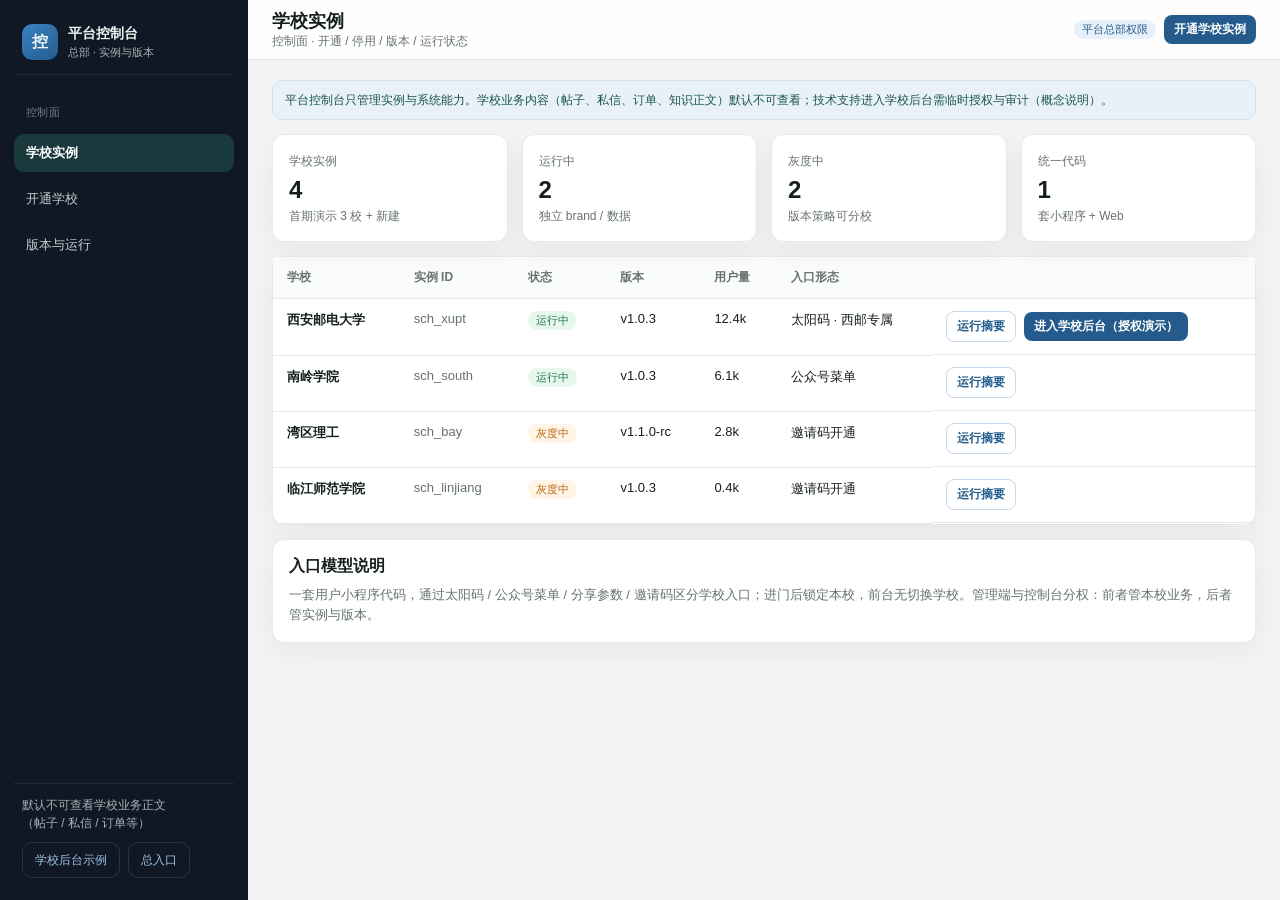
<file: platform-console/app.html>
<!DOCTYPE html>
<html lang="zh-CN">
<head>
<meta charset="UTF-8" />
<meta name="viewport" content="width=device-width, initial-scale=1" />
<title>AI 校园通 · 平台控制台</title>
<link rel="stylesheet" href="../assets/admin.css" />
<script src="../assets/mock.js"></script>
<style>
  .sidebar { background: #101826; }
  .brand .logo { background: linear-gradient(145deg, #3B82C4, #245B8C); }
  :root { --theme: #245B8C; --theme-soft: #E8F1FA; }
  .btn { background: #245B8C; }
  .btn.ghost { color: #245B8C; border-color: #C5D8EB; }
  .chip { background: #E8F1FA; color: #245B8C; }
</style>
</head>
<body>
<div class="app">
  <aside class="sidebar">
    <div class="brand">
      <div class="logo">控</div>
      <div>
        <b>平台控制台</b>
        <span>总部 · 实例与版本</span>
      </div>
    </div>
    <div class="nav-group">控制面</div>
    <button class="nav-item active" data-page="schools">学校实例</button>
    <button class="nav-item" data-page="create">开通学校</button>
    <button class="nav-item" data-page="release">版本与运行</button>
    <div class="side-foot">
      <div>默认不可查看学校业务正文<br/>（帖子 / 私信 / 订单等）</div>
      <div style="margin-top:10px" class="links">
        <a href="../school-admin/app.html" style="color:#9ec3e6;border-color:rgba(255,255,255,.12);background:transparent">学校后台示例</a>
        <a href="../index.html" style="color:#9ec3e6;border-color:rgba(255,255,255,.12);background:transparent">总入口</a>
      </div>
    </div>
  </aside>
  <div class="main">
    <div class="topbar">
      <div>
        <h1 id="pageTitle">学校实例</h1>
        <div class="meta">控制面 · 开通 / 停用 / 版本 / 运行状态</div>
      </div>
      <div class="row">
        <span class="chip blue">平台总部权限</span>
        <button class="btn sm" onclick="go('create')">开通学校实例</button>
      </div>
    </div>
    <div class="content" id="content"></div>
  </div>
</div>
<div class="toast" id="toast"></div>
<script>
const M = window.CAMPUS_MOCK;
const state = { page: 'schools', created: null };
const titles = { schools: '学校实例', create: '开通学校实例', release: '版本与运行状态' };
function el(id){ return document.getElementById(id); }
function toast(t){
  var node = el('toast'); node.textContent = t; node.classList.add('show');
  clearTimeout(window.__t); window.__t = setTimeout(function(){ node.classList.remove('show'); }, 1600);
}
function go(page){
  state.page = page;
  document.querySelectorAll('.nav-item').forEach(function(b){ b.classList.toggle('active', b.dataset.page === page); });
  el('pageTitle').textContent = titles[page] || '学校实例';
  render();
}
function statusChip(s){
  if (s === '运行中') return 'ok';
  if (s === '灰度中') return 'orange';
  if (s === '已停用') return 'red';
  return 'gray';
}
function pageSchools(){
  var schools = M.schools.slice();
  if (state.created) schools = [state.created].concat(schools);
  el('content').innerHTML =
    '<div class="banner info">平台控制台只管理实例与系统能力。学校业务内容（帖子、私信、订单、知识正文）默认不可查看；技术支持进入学校后台需临时授权与审计（概念说明）。</div>' +
    '<div class="grid stats" style="margin-top:14px">' +
      '<div class="card pad stat"><span>学校实例</span><b>' + schools.length + '</b><span>首期演示 3 校 + 新建</span></div>' +
      '<div class="card pad stat"><span>运行中</span><b>' + schools.filter(function(s){ return s.status === '运行中'; }).length + '</b><span>独立 brand / 数据</span></div>' +
      '<div class="card pad stat"><span>灰度中</span><b>' + schools.filter(function(s){ return s.status === '灰度中'; }).length + '</b><span>版本策略可分校</span></div>' +
      '<div class="card pad stat"><span>统一代码</span><b>1</b><span>套小程序 + Web</span></div>' +
    '</div>' +
    '<div class="card" style="margin-top:14px"><div class="table-wrap"><table>' +
    '<thead><tr><th>学校</th><th>实例 ID</th><th>状态</th><th>版本</th><th>用户量</th><th>入口形态</th><th></th></tr></thead><tbody>' +
    schools.map(function(s){
      return '<tr><td><b>' + s.name + '</b></td><td class="muted">' + s.id + '</td><td><span class="chip ' + statusChip(s.status) + '">' + s.status + '</span></td><td>' + s.version + '</td><td>' + s.users + '</td><td>' + s.entry + '</td>' +
        '<td class="row"><button class="btn ghost sm" onclick="toast(\'演示：仅显示运行指标，不打开业务正文\')">运行摘要</button>' +
        (s.id === 'sch_xupt' ? '<a class="btn sm" href="../school-admin/app.html">进入学校后台（授权演示）</a>' : '') +
        '</td></tr>';
    }).join('') +
    '</tbody></table></div></div>' +
    '<div class="card pad" style="margin-top:14px"><b>入口模型说明</b>' +
    '<div class="muted" style="margin-top:8px;line-height:1.6;font-size:13px">一套用户小程序代码，通过太阳码 / 公众号菜单 / 分享参数 / 邀请码区分学校入口；进门后锁定本校，前台无切换学校。管理端与控制台分权：前者管本校业务，后者管实例与版本。</div></div>';
}
function pageCreate(){
  el('content').innerHTML =
    '<div class="banner">开通后生成独立学校实例：独立品牌、用户、知识库、社区、交易与后台边界。不复制分叉代码。</div>' +
    '<div class="split" style="margin-top:14px">' +
      '<div class="card pad stack">' +
        '<b>基本信息</b>' +
        '<label class="field">学校名称<input id="cName" placeholder="例如：临江师范学院" value="临江师范学院" /></label>' +
        '<label class="field">实例短码<input id="cCode" value="sch_linjiang" /></label>' +
        '<label class="field">默认主题色<input id="cTheme" value="#1F6B5A" /></label>' +
        '<label class="field">校区（逗号分隔）<input id="cCampus" value="主校区, 新校区" /></label>' +
        '<label class="field">入口形态<select id="cEntry"><option>太阳码专属</option><option>公众号菜单</option><option>邀请码开通</option><option>分享卡片 scene</option></select></label>' +
        '<label class="field">初始版本<select id="cVer"><option>v1.0.3</option><option>v1.1.0-rc</option></select></label>' +
        '<label class="field">配额备注<textarea id="cNote">AI 日调用额度默认；对象存储独立前缀；向量集合独立。</textarea></label>' +
        '<button class="btn" id="doCreate">创建学校实例</button>' +
      '</div>' +
      '<div class="card pad stack">' +
        '<b>开通清单（概念）</b>' +
        '<div class="list-item">1. 分配 school_id 与品牌配置</div>' +
        '<div class="list-item">2. 初始化数据边界 / 缓存命名空间 / 向量集合</div>' +
        '<div class="list-item">3. 生成入口参数（太阳码或邀请码）</div>' +
        '<div class="list-item">4. 授权校园代理人账号（不默认给平台业务正文权限）</div>' +
        '<div class="list-item">5. 选择发布版本或进入灰度</div>' +
        '<div class="banner info">用户端打开后只看到本校；不会出现全国学校列表。</div>' +
      '</div>' +
    '</div>';
  el('doCreate').onclick = function(){
    state.created = {
      id: el('cCode').value || 'sch_new',
      name: el('cName').value || '新学校',
      status: '灰度中',
      version: el('cVer').value,
      users: '0',
      entry: el('cEntry').value
    };
    toast('已创建实例（演示）');
    go('schools');
  };
}
function pageRelease(){
  el('content').innerHTML =
    '<div class="banner info">通用功能一次开发，可按灰度策略发布到各学校实例。此页为概念级状态，不做完整运维大盘。</div>' +
    '<div class="grid two" style="margin-top:14px">' +
      '<div class="card pad stack">' +
        '<b>当前发布通道</b>' +
        '<div class="list-item row space"><span>稳定版 v1.0.3</span><span class="chip ok">2 校</span></div>' +
        '<div class="list-item row space"><span>候选版 v1.1.0-rc</span><span class="chip orange">1 校灰度</span></div>' +
        '<div class="list-item row space"><span>小程序基础库策略</span><span class="chip gray">统一</span></div>' +
        '<button class="btn ghost" onclick="toast(\'演示：已记录灰度扩量申请\')">扩大灰度到南岭学院</button>' +
      '</div>' +
      '<div class="card pad stack">' +
        '<b>运行健康（示意）</b>' +
        '<div class="list-item row space"><span>西安邮电大学</span><span class="chip ok">正常</span></div>' +
        '<div class="list-item row space"><span>南岭学院</span><span class="chip ok">正常</span></div>' +
        '<div class="list-item row space"><span>湾区理工</span><span class="chip orange">灰度观察</span></div>' +
        '<div class="muted" style="font-size:12px">指标仅实例级：错误率、AI 配额、发布版本。不含帖子内容预览。</div>' +
      '</div>' +
    '</div>';
}
function render(){
  var map = { schools: pageSchools, create: pageCreate, release: pageRelease };
  (map[state.page] || pageSchools)();
}
document.querySelectorAll('.nav-item').forEach(function(btn){
  btn.onclick = function(){ go(btn.dataset.page); };
});
render();
</script>
</body>
</html>
</file>
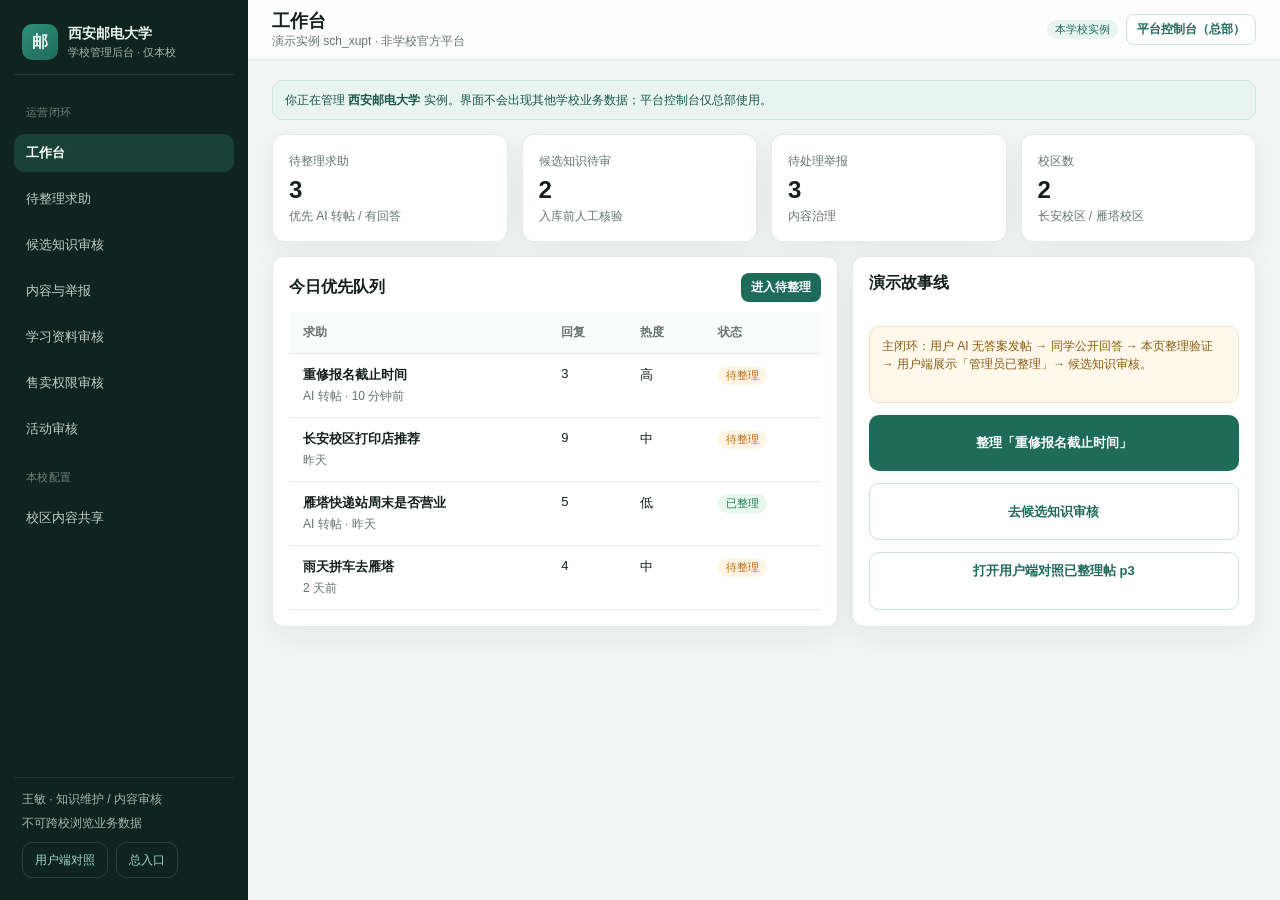
<file: school-admin/app.html>
<!DOCTYPE html>
<html lang="zh-CN">
<head>
<meta charset="UTF-8" />
<meta name="viewport" content="width=device-width, initial-scale=1" />
<title>西安邮电大学 · 学校管理后台</title>
<link rel="stylesheet" href="../assets/admin.css" />
<script src="../assets/mock.js"></script>
</head>
<body>
<div class="app">
  <aside class="sidebar">
    <div class="brand">
      <div class="logo" id="logoText">东</div>
      <div>
        <b id="schoolName">西安邮电大学</b>
        <span>学校管理后台 · 仅本校</span>
      </div>
    </div>
    <div class="nav-group">运营闭环</div>
    <button class="nav-item active" data-page="dashboard">工作台</button>
    <button class="nav-item" data-page="queue">待整理求助</button>
    <button class="nav-item" data-page="knowledge">候选知识审核</button>
    <button class="nav-item" data-page="moderation">内容与举报</button>
    <button class="nav-item" data-page="digital">学习资料审核</button>
    <button class="nav-item" data-page="sellers">售卖权限审核</button>
    <button class="nav-item" data-page="acts">活动审核</button>
    <div class="nav-group">本校配置</div>
    <button class="nav-item" data-page="campus">校区内容共享</button>
    <div class="side-foot">
      <div id="adminMeta">王敏 · 知识维护</div>
      <div style="margin-top:6px">不可跨校浏览业务数据</div>
      <div style="margin-top:10px" class="links">
        <a href="../mini/app.html" style="color:#9fd7c6;border-color:rgba(255,255,255,.12);background:transparent">用户端对照</a>
        <a href="../index.html" style="color:#9fd7c6;border-color:rgba(255,255,255,.12);background:transparent">总入口</a>
      </div>
    </div>
  </aside>
  <div class="main">
    <div class="topbar">
      <div>
        <h1 id="pageTitle">工作台</h1>
        <div class="meta">演示实例 sch_xupt · 非学校官方平台</div>
      </div>
      <div class="row">
        <span class="chip">本学校实例</span>
        <button class="btn ghost sm" onclick="location.href='../platform-console/app.html'">平台控制台（总部）</button>
      </div>
    </div>
    <div class="content" id="content"></div>
  </div>
</div>
<div class="toast" id="toast"></div>
<script>
const M = window.CAMPUS_MOCK;
const state = { page: 'dashboard', currentHelpId: 'p1', filter: 'all' };
const titles = {
  dashboard: '工作台', queue: '待整理求助', detail: '整理求助',
  knowledge: '候选知识审核', moderation: '内容与举报', campus: '校区内容共享',
  digital: '学习资料审核', sellers: '售卖权限审核', acts: '活动审核'
};
function el(id){ return document.getElementById(id); }
function toast(t){
  const node = el('toast'); node.textContent = t; node.classList.add('show');
  clearTimeout(window.__t); window.__t = setTimeout(function(){ node.classList.remove('show'); }, 1600);
}
function go(page, opts){
  opts = opts || {};
  state.page = page;
  if (opts.helpId) state.currentHelpId = opts.helpId;
  document.querySelectorAll('.nav-item').forEach(function(b){
    var on = (page === 'queue' || page === 'detail') ? b.dataset.page === 'queue' : b.dataset.page === page;
    b.classList.toggle('active', on);
  });
  el('pageTitle').textContent = titles[page] || '工作台';
  render();
}
function statusChip(s){
  if (s === '待整理' || s === '待审核' || s === '待处理') return 'orange';
  if (s === '已整理' || s === '已入库' || s === '已隐藏') return 'ok';
  if (s === '处理中' || s === '待补充') return 'blue';
  return 'gray';
}
function pageDashboard(){
  var pending = M.helpQueue.filter(function(x){ return x.status === '待整理'; }).length;
  var know = (M.knowledgeCandidates || []).filter(function(x){ return x.status === '待审核'; }).length;
  var reports = (M.reports || []).filter(function(x){ return x.status === '待处理'; }).length;
  var digPending = (M.digitalGoods || []).filter(function(x){ return x.status === '审核中' || x.status === '待审核'; }).length;
  el('content').innerHTML =
    '<div class="banner info">你正在管理 <b>' + M.school.name + '</b> 实例。界面不会出现其他学校业务数据；平台控制台仅总部使用。</div>' +
    '<div class="grid stats" style="margin-top:14px">' +
      '<div class="card pad stat"><span>待整理求助</span><b>' + pending + '</b><span>优先 AI 转帖 / 有回答</span></div>' +
      '<div class="card pad stat"><span>候选知识待审</span><b>' + know + '</b><span>入库前人工核验</span></div>' +
      '<div class="card pad stat"><span>待处理举报</span><b>' + reports + '</b><span>内容治理</span></div>' +
      '<div class="card pad stat"><span>校区数</span><b>' + M.school.campuses.length + '</b><span>' + M.school.campuses.join(' / ') + '</span></div>' +
    '</div>' +
    '<div class="grid two" style="margin-top:14px">' +
      '<div class="card pad"><div class="row space"><b>今日优先队列</b><button class="btn sm" onclick="go(\'queue\')">进入待整理</button></div>' +
      '<div class="table-wrap" style="margin-top:10px"><table><thead><tr><th>求助</th><th>回复</th><th>热度</th><th>状态</th></tr></thead><tbody>' +
      M.helpQueue.map(function(h){
        return '<tr class="clickable" onclick="go(\'detail\',{helpId:\'' + h.id + '\'})"><td><b>' + h.title + '</b><div class="muted" style="font-size:12px;margin-top:4px">' + (h.fromAI ? 'AI 转帖 · ' : '') + h.updated + '</div></td><td>' + h.replies + '</td><td>' + h.heat + '</td><td><span class="chip ' + statusChip(h.status) + '">' + h.status + '</span></td></tr>';
      }).join('') +
      '</tbody></table></div></div>' +
      '<div class="card pad stack"><b>演示故事线</b>' +
      '<div class="banner">主闭环：用户 AI 无答案发帖 → 同学公开回答 → 本页整理验证 → 用户端展示「管理员已整理」→ 候选知识审核。</div>' +
      '<button class="btn" onclick="go(\'detail\',{helpId:\'p1\'})">整理「重修报名截止时间」</button>' +
      '<button class="btn ghost" onclick="go(\'knowledge\')">去候选知识审核</button>' +
      '<a class="btn ghost" href="../mini/app.html" style="text-align:center">打开用户端对照已整理帖 p3</a>' +
      '</div></div>';
}
function pageQueue(){
  var list = state.filter === 'pending' ? M.helpQueue.filter(function(x){ return x.status === '待整理'; })
    : state.filter === 'done' ? M.helpQueue.filter(function(x){ return x.status === '已整理'; })
    : M.helpQueue;
  el('content').innerHTML =
    '<div class="banner info">队列由管理员驱动结案，不依赖发帖人点「已解决」。优先：AI 转帖、已有公开回答、互动较高。</div>' +
    '<div class="filters" style="margin-top:12px">' +
      '<button class="btn ' + (state.filter === 'all' ? '' : 'ghost') + ' sm" data-f="all">全部</button>' +
      '<button class="btn ' + (state.filter === 'pending' ? '' : 'ghost') + ' sm" data-f="pending">待整理</button>' +
      '<button class="btn ' + (state.filter === 'done' ? '' : 'ghost') + ' sm" data-f="done">已整理</button>' +
    '</div>' +
    '<div class="card"><div class="table-wrap"><table><thead><tr><th>标题</th><th>来源</th><th>公开回答</th><th>热度</th><th>更新</th><th>状态</th><th></th></tr></thead><tbody>' +
    list.map(function(h){
      return '<tr><td><b>' + h.title + '</b></td><td>' + (h.fromAI ? '<span class="chip">AI 求助</span>' : '<span class="chip gray">广场发帖</span>') + '</td><td>' + h.replies + '</td><td>' + h.heat + '</td><td class="muted">' + h.updated + '</td><td><span class="chip ' + statusChip(h.status) + '">' + h.status + '</span></td><td><button class="btn sm" onclick="go(\'detail\',{helpId:\'' + h.id + '\'})">' + (h.status === '已整理' ? '查看' : '整理') + '</button></td></tr>';
    }).join('') +
    '</tbody></table></div></div>';
  el('content').querySelectorAll('[data-f]').forEach(function(b){
    b.onclick = function(){ state.filter = b.dataset.f; pageQueue(); };
  });
}
function pageDetail(){
  var h = M.helpQueue.find(function(x){ return x.id === state.currentHelpId; }) || M.helpQueue[0];
  var post = M.posts.find(function(x){ return x.id === h.id; }) || M.posts[0];
  var comments = M.postComments[h.id] || [{ user: '同学', text: '同问', time: '刚刚' }];
  var done = h.status === '已整理';
  el('content').innerHTML =
    '<div class="row space" style="margin-bottom:12px"><button class="btn ghost sm" onclick="go(\'queue\')">← 返回队列</button><span class="chip ' + statusChip(h.status) + '">' + h.status + '</span></div>' +
    '<div class="split"><div class="stack">' +
      '<div class="card pad"><div class="row space"><div><b style="font-size:16px">' + h.title + '</b><div class="muted" style="font-size:12px;margin-top:6px">来源帖 ' + post.id + ' · ' + post.campus + ' · ' + post.time + '</div></div>' + (post.fromAI ? '<span class="chip">AI 无答案转帖</span>' : '') + '</div>' +
      '<div style="margin-top:12px;line-height:1.6">' + post.content + '</div></div>' +
      '<div class="card pad"><b>公开回答（仅可沉淀公开内容）</b><div class="muted" style="font-size:12px;margin-top:4px">私信原文不得自动进入知识库</div>' +
      comments.map(function(c){
        return '<div class="list-item"><div class="row space"><b>' + c.user + '</b><label class="row" style="font-size:12px;color:var(--muted)"><input type="checkbox" ' + (done && c.text.indexOf('18') >= 0 ? 'checked' : '') + ' style="width:auto" /> 精选</label></div><div style="margin-top:6px">' + c.text + '</div><div class="muted" style="font-size:11px;margin-top:4px">' + c.time + '</div></div>';
      }).join('') +
      '</div></div>' +
      '<div class="card pad stack"><b>整理验证表单</b>' +
      '<label class="field">标准问法<input value="' + h.title + '" /></label>' +
      '<label class="field">标准答案<textarea id="ans">' + (done && post.picked ? post.picked : ((comments[0] && comments[0].text) || '')) + '</textarea></label>' +
      '<label class="field">适用范围<select><option>全校</option><option selected>主校区</option><option>南校区</option><option>深圳校区</option></select></label>' +
      '<label class="field">来源类型<select><option>校园经验</option><option>官方资料</option><option>社区讨论</option></select></label>' +
      '<label class="field">有效期至<input type="date" value="2026-09-01" /></label>' +
      '<label class="field">核验说明<textarea>对照多条一致回复；若涉及官方通知需补链接。</textarea></label>' +
      '<div class="banner">提交后：1) 原帖标记「管理员已整理」；2) 可选生成候选知识进入审核池。</div>' +
      '<div class="row" style="flex-wrap:wrap"><button class="btn" id="markDone">标记已整理并生成候选知识</button><button class="btn ghost" onclick="toast(\'已标记暂不入库\')">暂不入库</button></div>' +
      '<div class="muted" style="font-size:12px">整理人：' + ((M.adminUser && M.adminUser.name) || '王敏') + ' · 操作会写审计日志（演示）</div>' +
      '</div></div>';
  el('markDone').onclick = function(){
    h.status = '已整理';
    h.updated = '刚刚';
    post.resolved = true;
    post.adminNote = '管理员已整理：' + (el('ans').value || '已核验公开回答');
    post.picked = el('ans').value;
    if (M.knowledgeCandidates) {
      M.knowledgeCandidates.unshift({
        id: 'k_new', title: h.title, sourcePost: h.id, status: '待审核', scope: '主校区',
        type: '校园经验', draftAnswer: el('ans').value, validUntil: '2026-09-01',
        reviewer: (M.adminUser && M.adminUser.name) || '王敏'
      });
    }
    toast('已整理：用户端将展示管理员已整理');
    go('knowledge');
  };
}
function pageKnowledge(){
  var list = M.knowledgeCandidates || [];
  el('content').innerHTML =
    '<div class="banner info">社区内容先审核后入库。热门不等于真实；官方资料与校园经验需区分标签。</div>' +
    '<div class="card" style="margin-top:12px"><div class="table-wrap"><table><thead><tr><th>标题</th><th>类型</th><th>范围</th><th>有效期</th><th>状态</th><th>操作</th></tr></thead><tbody>' +
    list.map(function(k){
      return '<tr><td><b>' + k.title + '</b><div class="muted" style="font-size:12px;margin-top:4px;max-width:360px">' + k.draftAnswer + '</div></td><td><span class="chip ' + (k.type === '官方资料' ? '' : 'gray') + '">' + k.type + '</span></td><td>' + k.scope + '</td><td>' + k.validUntil + '</td><td><span class="chip ' + statusChip(k.status) + '">' + k.status + '</span></td><td class="row">' +
        (k.status !== '已入库'
          ? '<button class="btn sm" onclick="approveK(\'' + k.id + '\')">通过入库</button><button class="btn ghost sm" onclick="toast(\'已驳回并要求补充\')">驳回</button>'
          : '<span class="muted">—</span>') +
        '</td></tr>';
    }).join('') +
    '</tbody></table></div></div>';
}
function approveK(id){
  var k = (M.knowledgeCandidates || []).find(function(x){ return x.id === id; });
  if (k) { k.status = '已入库'; toast('已入库本校知识库'); pageKnowledge(); }
}
function pageModeration(){
  var list = M.reports || [];
  el('content').innerHTML =
    '<div class="banner">内容治理仅限本校实例。可执行通过、限流、隐藏、删除、警告、禁言（演示为状态切换）。</div>' +
    '<div class="card" style="margin-top:12px"><div class="table-wrap"><table><thead><tr><th>对象</th><th>原因</th><th>时间</th><th>状态</th><th>操作</th></tr></thead><tbody>' +
    list.map(function(r){
      return '<tr><td><b>' + r.target + '</b></td><td>' + r.reason + '</td><td class="muted">' + r.time + '</td><td><span class="chip ' + statusChip(r.status) + '">' + r.status + '</span></td><td class="row">' +
        '<button class="btn sm" onclick="toast(\'已隐藏内容并记录审计\')">隐藏</button>' +
        '<button class="btn ghost sm" onclick="toast(\'已警告用户\')">警告</button>' +
        '<button class="btn danger sm" onclick="toast(\'演示：禁言 7 天\')">禁言</button></td></tr>';
    }).join('') +
    '</tbody></table></div></div>';
}
function pageDigital(){
  var list = (M.digitalGoods || []).slice();
  el('content').innerHTML = '<div class="banner info">学习资料审核仅作违规风险拦截，不构成平台对内容质量/权利的认证或担保。可下架并暂停结算，但不代发布者担责。</div>' +
    '<div class="card" style="margin-top:12px"><div class="table-wrap"><table><thead><tr><th>商品</th><th>卖家</th><th>价格</th><th>状态</th><th>操作</th></tr></thead><tbody>' +
    list.map(function(d){
      var st = d.status || '在售';
      var ops = (st === '审核中' || st === '待审核')
        ? '<button class="btn sm" data-pass="'+d.id+'">通过</button><button class="btn ghost sm" onclick="toast(\x27已驳回\x27)">驳回</button>'
        : '<button class="btn danger sm" onclick="toast(\x27已下架并暂停结算\x27)">下架</button>';
      return '<tr><td><b>'+d.title+'</b><div class="muted" style="font-size:12px">'+d.course+' · '+(d.rights||'')+'</div></td><td>'+d.seller+'</td><td>¥'+d.price+'</td><td><span class="chip '+statusChip(st)+'">'+st+'</span></td><td class="row">'+ops+'</td></tr>';
    }).join('') + '</tbody></table></div></div>';
  el('content').querySelectorAll('[data-pass]').forEach(function(b){
    b.onclick = function(){ var x=(M.digitalGoods||[]).find(function(g){return g.id===b.dataset.pass;}); if(x) x.status='在售'; toast('已通过上架'); pageDigital(); };
  });
}
function pageSellers(){
  var list = M.sellerApps || [];
  el('content').innerHTML = '<div class="banner">售卖权限仅登记联系人、售卖说明与结算信息。通过=可上架，≠平台认证。内容与权利责任归发布者。</div>' +
    '<div class="card" style="margin-top:12px"><div class="table-wrap"><table><thead><tr><th>申请人</th><th>销售内容</th><th>时间</th><th>状态</th><th>操作</th></tr></thead><tbody>' +
    list.map(function(s, idx){
      var ops = (String(s.status).indexOf('待')>=0)
        ? '<button class="btn sm" data-i="'+idx+'">通过</button><button class="btn ghost sm" onclick="toast(\x27已驳回\x27)">驳回</button>'
        : '<span class="muted">—</span>';
      return '<tr><td><b>'+s.name+'</b></td><td>'+s.content+'</td><td class="muted">'+s.time+'</td><td><span class="chip '+statusChip(s.status)+'">'+s.status+'</span></td><td class="row">'+ops+'</td></tr>';
    }).join('') + '</tbody></table></div></div>';
  el('content').querySelectorAll('[data-i]').forEach(function(b){
    b.onclick = function(){ list[+b.dataset.i].status='已通过'; toast('已开通售卖权限'); pageSellers(); };
  });
}
function pageActs(){
  var list = M.activityReviews || [];
  el('content').innerHTML = '<div class="banner info">活动与付费推广需审核。推广必须标注，高风险活动进入加强审核。</div>' +
    '<div class="card" style="margin-top:12px"><div class="table-wrap"><table><thead><tr><th>活动</th><th>组织</th><th>时间</th><th>状态</th><th>操作</th></tr></thead><tbody>' +
    list.map(function(a){
      return '<tr><td><b>'+a.title+'</b></td><td>'+a.org+'</td><td class="muted">'+a.time+'</td><td><span class="chip '+statusChip(a.status)+'">'+a.status+'</span></td><td class="row"><button class="btn sm" onclick="toast(\x27已通过\x27)">通过</button><button class="btn ghost sm" onclick="toast(\x27驳回并退回推广余额\x27)">驳回</button></td></tr>';
    }).join('') + '</tbody></table></div></div>';
}

function pageCampus(){
  var conf = M.campusShare || { groups: [], note: '' };
  el('content').innerHTML =
    '<div class="banner info">只需配置：某校区是否与其他校区默认共享内容。共享仅发生在同一学校实例内，不得跨校。</div>' +
    '<div class="grid two" style="margin-top:12px"><div class="card pad stack"><b>当前共享组</b>' +
    conf.groups.map(function(g){
      return '<div class="list-item"><div class="row space"><b>' + g.name + '</b><span class="chip ' + (g.mode === '共享' ? '' : 'gray') + '">' + g.mode + '</span></div><div class="muted" style="margin-top:6px;font-size:13px">' + g.campuses.join('、') + '</div></div>';
    }).join('') +
    '<div class="muted" style="font-size:12px">' + conf.note + '</div></div>' +
    '<div class="card pad stack"><b>修改配置（演示）</b>' +
    '<label class="field">共享组名称<input value="主校共享组" /></label>' +
    '<label class="field">包含校区<div class="row" style="flex-wrap:wrap;margin-top:4px">' +
    M.school.campuses.map(function(c){
      return '<label class="row" style="font-size:13px;color:var(--ink)"><input type="checkbox" ' + (c !== '深圳校区' ? 'checked' : '') + ' style="width:auto" /> ' + c + '</label>';
    }).join('') +
    '</div></label>' +
    '<label class="field">默认模式<select><option>共享</option><option>独立</option></select></label>' +
    '<div class="banner">修改后对新查询生效；记录操作人、时间、原配置与新配置。不改变内容所属校区。</div>' +
    '<button class="btn" onclick="toast(\'已保存校区共享配置（演示）\')">保存配置</button></div></div>';
}
function render(){
  var map = { dashboard: pageDashboard, queue: pageQueue, detail: pageDetail, knowledge: pageKnowledge, moderation: pageModeration, campus: pageCampus, digital: pageDigital, sellers: pageSellers, acts: pageActs };
  (map[state.page] || pageDashboard)();
}
el('logoText').textContent = M.school.logoText;
el('schoolName').textContent = M.school.name;
el('adminMeta').textContent = ((M.adminUser && M.adminUser.name) || '王敏') + ' · ' + ((M.adminUser && M.adminUser.role) || '知识维护');
document.querySelectorAll('.nav-item').forEach(function(btn){
  btn.onclick = function(){ go(btn.dataset.page); };
});
render();
</script>
</body>
</html>
</file>
<file: assets/admin.css>
/* AI 校园通 · 管理端/控制台共享样式 */
:root {
  --bg: #F3F5F4;
  --panel: #FFFFFF;
  --ink: #15201C;
  --muted: #66736E;
  --line: #E4EAE7;
  --theme: #1F6B5A;
  --theme-soft: #E7F4F0;
  --theme-2: #245B8C;
  --warn: #B86A12;
  --warn-soft: #FFF4E5;
  --danger: #C24B3D;
  --danger-soft: #FDECEA;
  --ok: #1F7A4C;
  --ok-soft: #E8F7EE;
  --shadow: 0 10px 30px rgba(18, 36, 30, 0.06);
  --radius: 12px;
  --sidebar: 248px;
  font-family: -apple-system, BlinkMacSystemFont, "Segoe UI", "PingFang SC", "Hiragino Sans GB", "Microsoft YaHei", sans-serif;
}
* { box-sizing: border-box; }
html, body { margin: 0; min-height: 100%; background: var(--bg); color: var(--ink); }
button, input, select, textarea { font: inherit; }
a { color: inherit; text-decoration: none; }
.app { min-height: 100vh; display: grid; grid-template-columns: var(--sidebar) 1fr; }
.sidebar {
  background: #10241F;
  color: #EAF4F0;
  padding: 18px 14px;
  display: flex;
  flex-direction: column;
  gap: 8px;
  position: sticky;
  top: 0;
  height: 100vh;
}
.brand { display: flex; gap: 10px; align-items: center; padding: 6px 8px 14px; border-bottom: 1px solid rgba(255,255,255,.08); margin-bottom: 8px; }
.brand .logo {
  width: 36px; height: 36px; border-radius: 10px; background: linear-gradient(145deg, #2F8F78, #1F6B5A);
  display: grid; place-items: center; font-weight: 700;
}
.brand b { display: block; font-size: 14px; }
.brand span { display: block; font-size: 11px; color: rgba(234,244,240,.7); margin-top: 2px; }
.nav-item {
  border: 0; background: transparent; color: rgba(234,244,240,.82); text-align: left;
  padding: 10px 12px; border-radius: 10px; cursor: pointer; font-size: 13px;
}
.nav-item:hover { background: rgba(255,255,255,.06); color: #fff; }
.nav-item.active { background: rgba(47,143,120,.28); color: #fff; font-weight: 600; }
.nav-group { margin-top: 14px; padding: 0 12px 6px; font-size: 11px; letter-spacing: .04em; color: rgba(234,244,240,.45); text-transform: uppercase; }
.side-foot { margin-top: auto; padding: 12px 8px 4px; border-top: 1px solid rgba(255,255,255,.08); font-size: 12px; color: rgba(234,244,240,.7); line-height: 1.5; }
.main { min-width: 0; }
.topbar {
  height: 60px; background: rgba(255,255,255,.9); border-bottom: 1px solid var(--line);
  display: flex; align-items: center; justify-content: space-between; padding: 0 24px; position: sticky; top: 0; z-index: 5; backdrop-filter: blur(10px);
}
.topbar h1 { margin: 0; font-size: 18px; font-weight: 700; }
.topbar .meta { color: var(--muted); font-size: 12px; }
.content { padding: 20px 24px 40px; max-width: 1280px; }
.grid { display: grid; gap: 14px; }
.grid.stats { grid-template-columns: repeat(4, minmax(0, 1fr)); }
.grid.two { grid-template-columns: 1.4fr 1fr; }
.card {
  background: var(--panel); border: 1px solid var(--line); border-radius: var(--radius);
  box-shadow: var(--shadow);
}
.card.pad { padding: 16px; }
.stat b { display: block; font-size: 24px; margin: 6px 0 2px; }
.stat span { color: var(--muted); font-size: 12px; }
.row { display: flex; align-items: center; gap: 8px; }
.space { justify-content: space-between; }
.stack { display: grid; gap: 12px; }
.muted { color: var(--muted); }
.chip {
  display: inline-flex; align-items: center; gap: 4px; padding: 2px 8px; border-radius: 999px;
  font-size: 11px; background: var(--theme-soft); color: var(--theme); white-space: nowrap;
}
.chip.gray { background: #EEF1F0; color: #566; }
.chip.orange { background: var(--warn-soft); color: var(--warn); }
.chip.red { background: var(--danger-soft); color: var(--danger); }
.chip.blue { background: #E8F1FA; color: var(--theme-2); }
.chip.ok { background: var(--ok-soft); color: var(--ok); }
.btn {
  border: 0; border-radius: 10px; padding: 9px 14px; font-size: 13px; font-weight: 600;
  cursor: pointer; background: var(--theme); color: #fff;
}
.btn:hover { filter: brightness(1.05); }
.btn.ghost { background: #fff; color: var(--theme); border: 1px solid #C9E2DA; }
.btn.sm { padding: 6px 10px; font-size: 12px; border-radius: 8px; }
.btn.warn { background: #C48A2A; }
.btn.danger { background: var(--danger); }
.btn.blue { background: var(--theme-2); }
.banner {
  padding: 10px 12px; border-radius: 10px; background: #FFF8EB; color: #8A5A12;
  font-size: 12px; line-height: 1.5; border: 1px solid #F3E2C0;
}
.banner.info { background: var(--theme-soft); color: #1A5648; border-color: #CDE6DE; }
.table-wrap { overflow: auto; }
table { width: 100%; border-collapse: collapse; font-size: 13px; }
th, td { padding: 12px 14px; border-bottom: 1px solid var(--line); text-align: left; vertical-align: top; }
th { font-size: 12px; color: var(--muted); font-weight: 600; background: #FAFBFB; }
tr:hover td { background: #FBFCFC; }
tr.clickable { cursor: pointer; }
.filters { display: flex; flex-wrap: wrap; gap: 8px; margin-bottom: 12px; }
input, select, textarea {
  width: 100%; border: 1px solid var(--line); border-radius: 10px; padding: 10px 12px;
  background: #fff; color: var(--ink);
}
textarea { min-height: 110px; resize: vertical; }
label.field { display: grid; gap: 6px; font-size: 12px; color: var(--muted); }
.split { display: grid; grid-template-columns: 1.1fr .9fr; gap: 14px; }
.list-item { padding: 12px 0; border-bottom: 1px solid var(--line); }
.list-item:last-child { border-bottom: 0; }
.toast {
  position: fixed; right: 24px; bottom: 24px; background: rgba(20,28,26,.92); color: #fff;
  padding: 10px 14px; border-radius: 999px; font-size: 13px; opacity: 0; pointer-events: none;
  transition: .2s ease; z-index: 30;
}
.toast.show { opacity: 1; }
.links { display: flex; gap: 8px; flex-wrap: wrap; }
.links a, .links button.flow {
  border: 1px solid var(--line); background: #fff; border-radius: 10px; padding: 8px 12px;
  font-size: 12px; cursor: pointer;
}
.links a:hover, .links button.flow:hover { border-color: var(--theme); color: var(--theme); }
@media (max-width: 1100px) {
  .grid.stats { grid-template-columns: repeat(2, minmax(0, 1fr)); }
  .grid.two, .split { grid-template-columns: 1fr; }
}
@media (max-width: 860px) {
  .app { grid-template-columns: 1fr; }
  .sidebar { position: relative; height: auto; }
}
</file>
